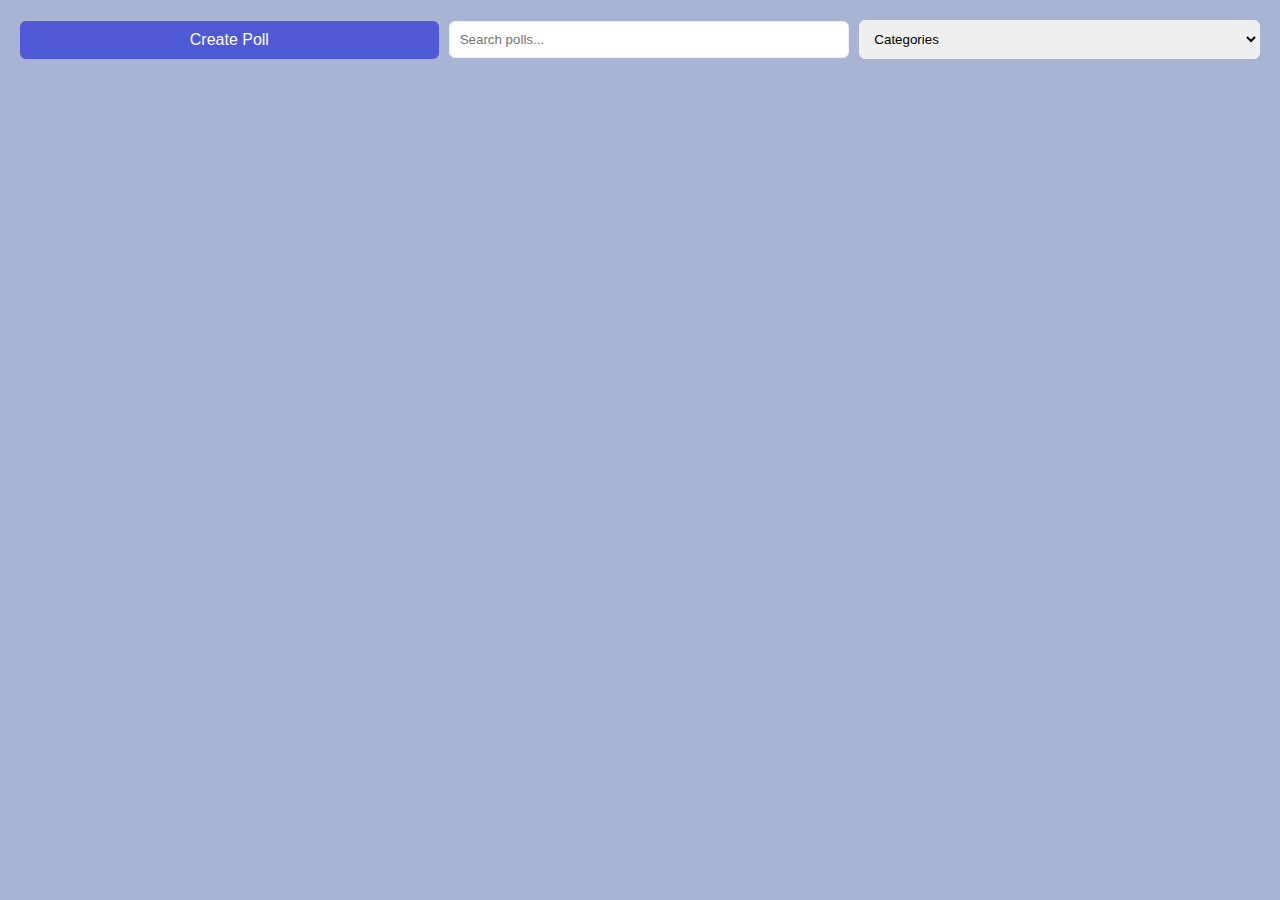
<file: index.html>
<!DOCTYPE html>
<html lang="en">
<head>
  <meta charset="UTF-8" />
  <meta name="viewport" content="width=device-width, initial-scale=1.0" />
  <title>Polling App</title>
  <link rel="stylesheet" href="style.css">
</head>
<body>
    <div class="top-bar">
      <button id="open-create" class="btn-primary">Create Poll</button>
      <input id="search" class="input" placeholder="Search polls..." />
      <select id="category" class="select">
        <option value="all">Categories</option>
        <option value="general">Neutral</option>
        <option value="tech">IT</option>
        <option value="other">Personal</option>
      </select> 
    </div>

    <div id="polls" class="poll-list"></div>
  
    <div id="modal-create" class="modal-backdrop">
      <div class="modal">
        <button class="btn-close" id="close-create">×</button>
        <h2>Create Poll</h2>
        <div class="field">
          <label>Question</label>
          <input id="poll-question" placeholder="Enter your question" class="input"/>
        </div>
        <div class="field">
          <label>Category</label>
          <select id="poll-category" class="select">
            <option value="general">Neutral</option>
            <option value="tech">IT</option>
            <option value="other">Personal</option>
          </select>
        </div>
        <div class="field options" id="option-fields">
          <div class="option-field"><input placeholder="Option 1" class="input"/></div>
          <div class="option-field"><input placeholder="Option 2" class="input"/></div>
        </div>
        <button id="add-option" class="btn-add-option">Add option</button>
        <button id="submit-poll" class="btn-submit">Create</button>
      </div>
    </div>
  
    <div id="modal-vote" class="modal-backdrop">
      <div class="modal">
        <button class="btn-close" id="close-vote">×</button>
        <h2 id="vote-title">Poll Question</h2>
        <form id="vote-form"></form>
        <button id="submit-vote" class="btn-submit">Vote</button>
      </div>
    </div>

  <script src="script.js">
  </script>
</body>
</html>
</file>
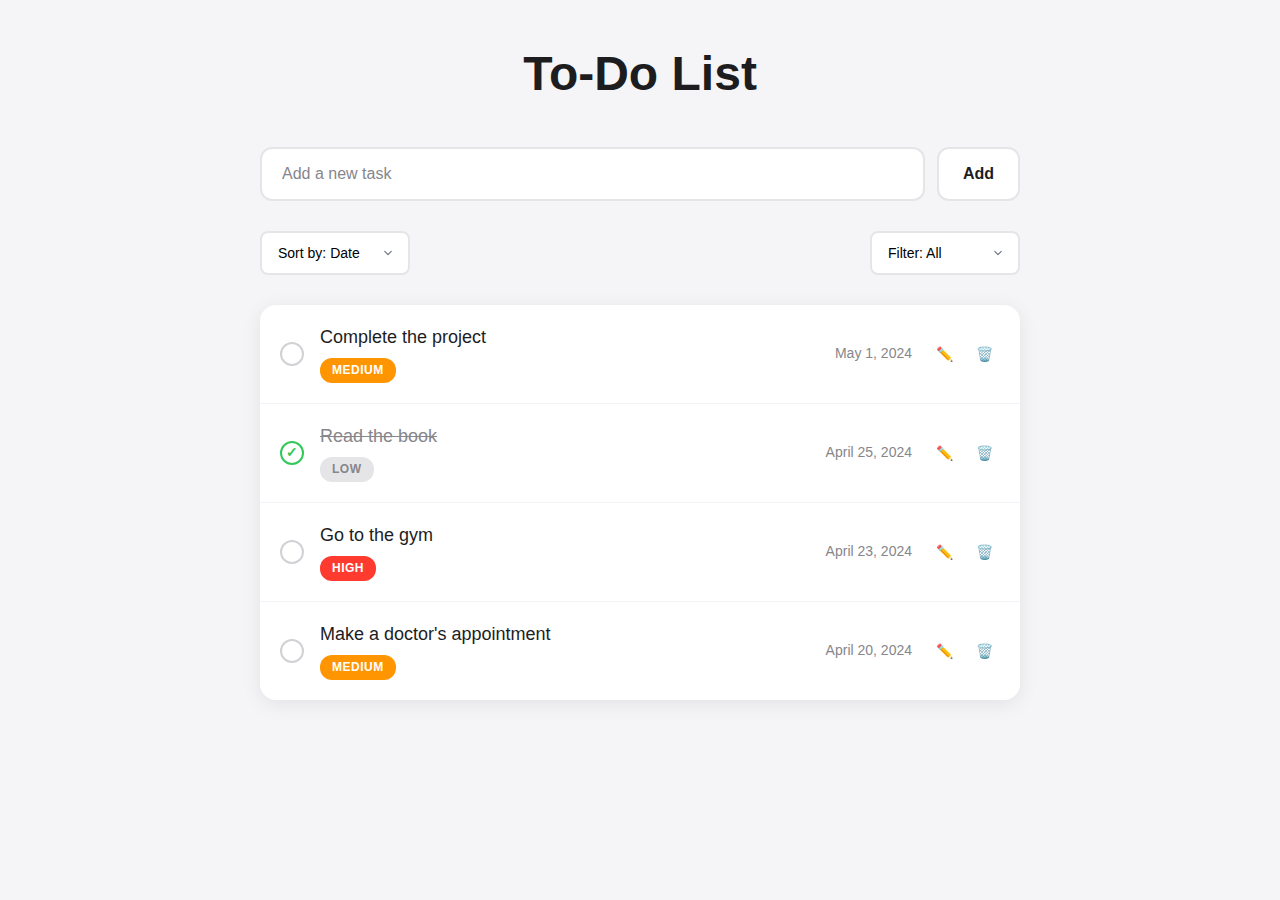
<file: src/index.html>
<!DOCTYPE html>
<html lang="uk">
<head>
    <!-- Встановлення кодування для коректного відображення української мови -->
    <meta charset="UTF-8">

    <!-- Налаштування для адаптивного дизайну на мобільних пристроях -->
    <meta name="viewport" content="width=device-width, initial-scale=1.0">

    <!-- Заголовок сторінки, який відображається у вкладці браузера -->
    <title>To-Do List</title>

    <!-- Підключення CSS файлу для стилізації -->
    <link rel="stylesheet" type="text/css" href="style.css" />
</head>
<body>
<!-- Головний контейнер всього додатку -->
<div class="container">
    <!-- Заголовок додатку -->
    <h1>To-Do List</h1>

    <!-- СЕКЦІЯ ДОДАВАННЯ НОВОГО ЗАВДАННЯ -->
    <!-- Верхня панель для швидкого додавання завдань -->
    <div class="add-task-section">
        <!-- Поле вводу для швидкого додавання завдання -->
        <input type="text"
               class="task-input"
               placeholder="Add a new task"
               id="quick-task-input">

        <!-- Кнопка відкриття детального popup для додавання завдання -->
        <!-- onclick="openPopup()" - викликає JavaScript функцію для відкриття модального вікна -->
        <button class="add-btn" onclick="openPopup()">Add</button>
    </div>

    <!-- ПАНЕЛЬ УПРАВЛІННЯ (сортування та фільтрування) -->
    <div class="controls">
        <!-- Група управління сортуванням -->
        <div class="control-group">
            <!-- Dropdown для вибору критерію сортування -->
            <select id="sort-select" class="select">
                <option value="date">Sort by: Date</option>       <!-- Сортування за датою -->
                <option value="priority">Priority</option>        <!-- За пріоритетом -->
                <option value="name">Name</option>                <!-- За назвою -->
            </select>
        </div>

        <!-- Група управління фільтруванням -->
        <div class="control-group">
            <!-- Dropdown для вибору фільтра -->
            <select id="filter-select" class="select">
                <option value="all">Filter: All</option>          <!-- Показати всі -->
                <option value="overdue">Overdue</option>          <!-- Прострочені -->
                <option value="today">Today</option>              <!-- На сьогодні -->
                <option value="upcoming">Upcoming</option>        <!-- Майбутні -->
            </select>
        </div>
    </div>

    <!-- КОНТЕЙНЕР ДЛЯ СПИСКУ ЗАВДАНЬ -->
    <div class="tasks-container">

        <!-- ПРИКЛАД ЗАВДАННЯ 1: Активне завдання середнього пріоритету -->
        <div class="task-item">
            <!-- Чекбокс для позначення завдання як виконаного -->
            <div class="task-checkbox"></div>

            <!-- Основний вміст завдання -->
            <div class="task-content">
                <!-- Назва/заголовок завдання -->
                <div class="task-title">Complete the project</div>
                <!-- Індикатор пріоритету з відповідним CSS класом -->
                <div class="task-priority priority-medium">Medium</div>
            </div>

            <!-- Метадані та дії над завданням -->
            <div class="task-meta">
                <!-- Дата виконання завдання -->
                <div class="task-date">May 1, 2024</div>
                <!-- Кнопки дій -->
                <div class="task-actions">
                    <!-- Кнопка редагування - відкриває popup в режимі редагування -->
                    <button class="action-btn edit-btn" onclick="openPopup('edit')"></button>
                    <!-- Кнопка видалення завдання -->
                    <button class="action-btn delete-btn"></button>
                </div>
            </div>
        </div>

        <!-- ПРИКЛАД ЗАВДАННЯ 2: Виконане завдання -->
        <div class="task-item">
            <!-- Чекбокс у стані "виконано" -->
            <div class="task-checkbox completed"></div>

            <div class="task-content">
                <!-- Заголовок з класом "completed" для стилізації -->
                <div class="task-title completed">Read the book</div>
                <!-- Низький пріоритет -->
                <div class="task-priority priority-low">Low</div>
            </div>

            <div class="task-meta">
                <div class="task-date">April 25, 2024</div>
                <div class="task-actions">
                    <button class="action-btn edit-btn" onclick="openPopup('edit')"></button>
                    <button class="action-btn delete-btn"></button>
                </div>
            </div>
        </div>

        <!-- ПРИКЛАД ЗАВДАННЯ 3: Високий пріоритет -->
        <div class="task-item">
            <div class="task-checkbox"></div>

            <div class="task-content">
                <div class="task-title">Go to the gym</div>
                <!-- Високий пріоритет - червоний колір -->
                <div class="task-priority priority-high">High</div>
            </div>

            <div class="task-meta">
                <div class="task-date">April 23, 2024</div>
                <div class="task-actions">
                    <button class="action-btn edit-btn" onclick="openPopup('edit')"></button>
                    <button class="action-btn delete-btn"></button>
                </div>
            </div>
        </div>

        <!-- ПРИКЛАД ЗАВДАННЯ 4: Середній пріоритет -->
        <div class="task-item">
            <div class="task-checkbox"></div>

            <div class="task-content">
                <div class="task-title">Make a doctor's appointment</div>
                <div class="task-priority priority-medium">Medium</div>
            </div>

            <div class="task-meta">
                <div class="task-date">April 20, 2024</div>
                <div class="task-actions">
                    <button class="action-btn edit-btn" onclick="openPopup('edit')"></button>
                    <button class="action-btn delete-btn"></button>
                </div>
            </div>
        </div>
    </div>
</div>

<!-- МОДАЛЬНЕ ВІКНО (POPUP) ДЛЯ ДОДАВАННЯ/РЕДАГУВАННЯ ЗАВДАНЬ -->
<!-- Overlay - затемнений фон за popup -->
<div class="popup-overlay" id="popup">
    <!-- Саме модальне вікно -->
    <div class="popup">

        <!-- Заголовок popup з кнопкою закриття -->
        <div class="popup-header">
            <!-- Заголовок форми -->
            <h2 class="popup-title">Додати завдання</h2>
            <!-- Кнопка закриття (хрестик) -->
            <button class="close-btn" onclick="closePopup()">×</button>
        </div>

        <!-- ФОРМА ДОДАВАННЯ/РЕДАГУВАННЯ ЗАВДАННЯ -->
        <form>
            <!-- ПОЛЕ НАЗВИ ЗАВДАННЯ -->
            <div class="form-group">
                <label class="form-label">Назва завдання</label>
                <!-- Текстове поле для вводу назви -->
                <input type="text"
                       class="form-input"
                       placeholder="Наприклад: Завдання 1"
                       id="task-name-input">
            </div>

            <!-- ПОЛЕ ДАТИ ВИКОНАННЯ -->
            <div class="form-group">
                <label class="form-label">Дата виконання</label>
                <!-- Поле дати з трюком: text по замовчуванню, date при фокусі -->
                <input type="text"
                       class="form-input"
                       placeholder="Оберіть дату"
                       id="task-date-input"
                       onfocus="this.type='date'"
                       onblur="if(!this.value) this.type='text'">
            </div>

            <!-- ВИБІР ПРІОРИТЕТУ -->
            <div class="form-group">
                <label class="form-label">Пріоритет</label>

                <!-- Група radio кнопок для вибору пріоритету -->
                <div class="priority-options">
                    <!-- Високий пріоритет -->
                    <div class="priority-option">
                        <div class="priority-radio" id="priority-high"></div>
                        <span class="priority-label">Високий</span>
                    </div>

                    <!-- Середній пріоритет (обраний за замовчуванням) -->
                    <div class="priority-option">
                        <div class="priority-radio selected" id="priority-medium"></div>
                        <span class="priority-label">Середній</span>
                    </div>

                    <!-- Низький пріоритет -->
                    <div class="priority-option">
                        <div class="priority-radio" id="priority-low"></div>
                        <span class="priority-label">Низький</span>
                    </div>
                </div>
            </div>

            <!-- КНОПКИ ДІЙ POPUP -->
            <div class="popup-actions">
                <!-- Кнопка скасування - закриває popup без збереження -->
                <button type="button" class="btn btn-secondary" onclick="closePopup()">Скасувати</button>

                <!-- Кнопка збереження - викликає функцію saveTask() -->
                <button type="button" class="btn btn-primary" onclick="saveTask()">Додати завдання</button>
            </div>
        </form>
    </div>
</div>

<script src="main.js"></script>
</body>
</html>
</file>
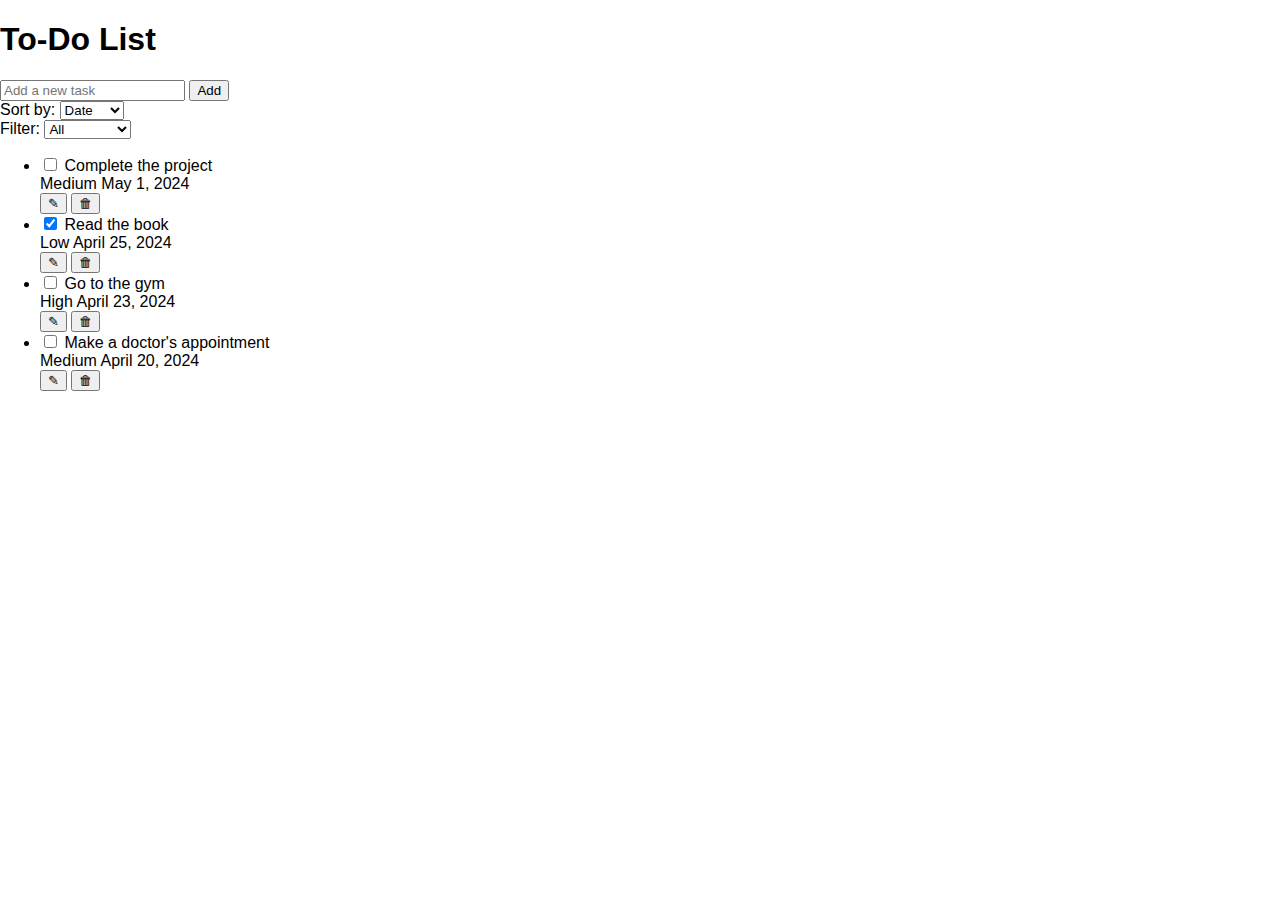
<file: style/index.html>
<!DOCTYPE html>
<html lang="uk">
<head>
    <meta charset="UTF-8">
    <meta name="viewport" content="width=device-width, initial-scale=1.0">
    <title>To-Do List</title>
    <link rel="stylesheet" href="style.css">
</head>
<body>

    <div class="app-container">
        <header>
            <h1>To-Do List</h1>
        </header>

        <div class="controls-container">
            <div class="add-task-form">
                <input type="text" id="newTaskInput" placeholder="Add a new task">
                <button class="add-btn">Add</button>
            </div>
            <div class="filter-sort-controls">
                <div class="select-wrapper">
                    <label for="sortBy">Sort by:</label>
                    <select id="sortBy">
                        <option value="date">Date</option>
                        <option value="priority">Priority</option>
                    </select>
                </div>
                <div class="select-wrapper">
                    <label for="filterBy">Filter:</label>
                    <select id="filterBy">
                        <option value="all">All</option>
                        <option value="completed">Completed</option>
                        <option value="pending">Pending</option>
                    </select>
                </div>
            </div>
        </div>

        <ul class="task-list">
            <li class="task-item">
                <div class="task-content">
                    <input type="checkbox" id="task1">
                    <label for="task1">Complete the project</label>
                </div>
                <div class="task-details">
                    <span class="priority medium">Medium</span>
                    <span class="due-date">May 1, 2024</span>
                    <div class="task-actions">
                        <button class="icon-btn edit-btn">✎</button>
                        <button class="icon-btn delete-btn">🗑</button>
                    </div>
                </div>
            </li>
            <li class="task-item completed">
                <div class="task-content">
                    <input type="checkbox" id="task2" checked>
                    <label for="task2">Read the book</label>
                </div>
                <div class="task-details">
                    <span class="priority low">Low</span>
                    <span class="due-date">April 25, 2024</span>
                    <div class="task-actions">
                         <button class="icon-btn edit-btn">✎</button>
                        <button class="icon-btn delete-btn">🗑</button>
                    </div>
                </div>
            </li>
            <li class="task-item">
                <div class="task-content">
                    <input type="checkbox" id="task3">
                    <label for="task3">Go to the gym</label>
                </div>
                <div class="task-details">
                    <span class="priority high">High</span>
                    <span class="due-date">April 23, 2024</span>
                     <div class="task-actions">
                         <button class="icon-btn edit-btn">✎</button>
                        <button class="icon-btn delete-btn">🗑</button>
                    </div>
                </div>
            </li>
            <li class="task-item">
                <div class="task-content">
                    <input type="checkbox" id="task4">
                    <label for="task4">Make a doctor's appointment</label>
                </div>
                <div class="task-details">
                    <span class="priority medium">Medium</span>
                    <span class="due-date">April 20, 2024</span>
                     <div class="task-actions">
                         <button class="icon-btn edit-btn">✎</button>
                        <button class="icon-btn delete-btn">🗑</button>
                    </div>
                </div>
            </li>
        </ul>
    </div>

    <div id="task-modal" class="modal-overlay" style="display: none;"> <div class="modal-content">
            <form id="task-form">
                <h2 id="modal-title">Add Task</h2>
                <div class="form-group">
                    <label for="task-title-input">Task</label>
                    <input type="text" id="task-title-input" placeholder="e.g., Read a book" required>
                </div>
                 <div class="form-group">
                    <label for="task-date-input">Due Date</label>
                    <input type="date" id="task-date-input" required>
                </div>
                <div class="form-group">
                    <label for="task-priority-select">Priority</label>
                    <select id="task-priority-select">
                        <option value="high">High</option>
                        <option value="medium" selected>Medium</option>
                        <option value="low">Low</option>
                    </select>
                </div>
                <div class="form-actions">
                    <button type="button" class="cancel-btn">Cancel</button>
                    <button type="submit" class="save-btn">Save Task</button>
                </div>
            </form>
        </div>
    </div>
    
</body>
</html>
</file>
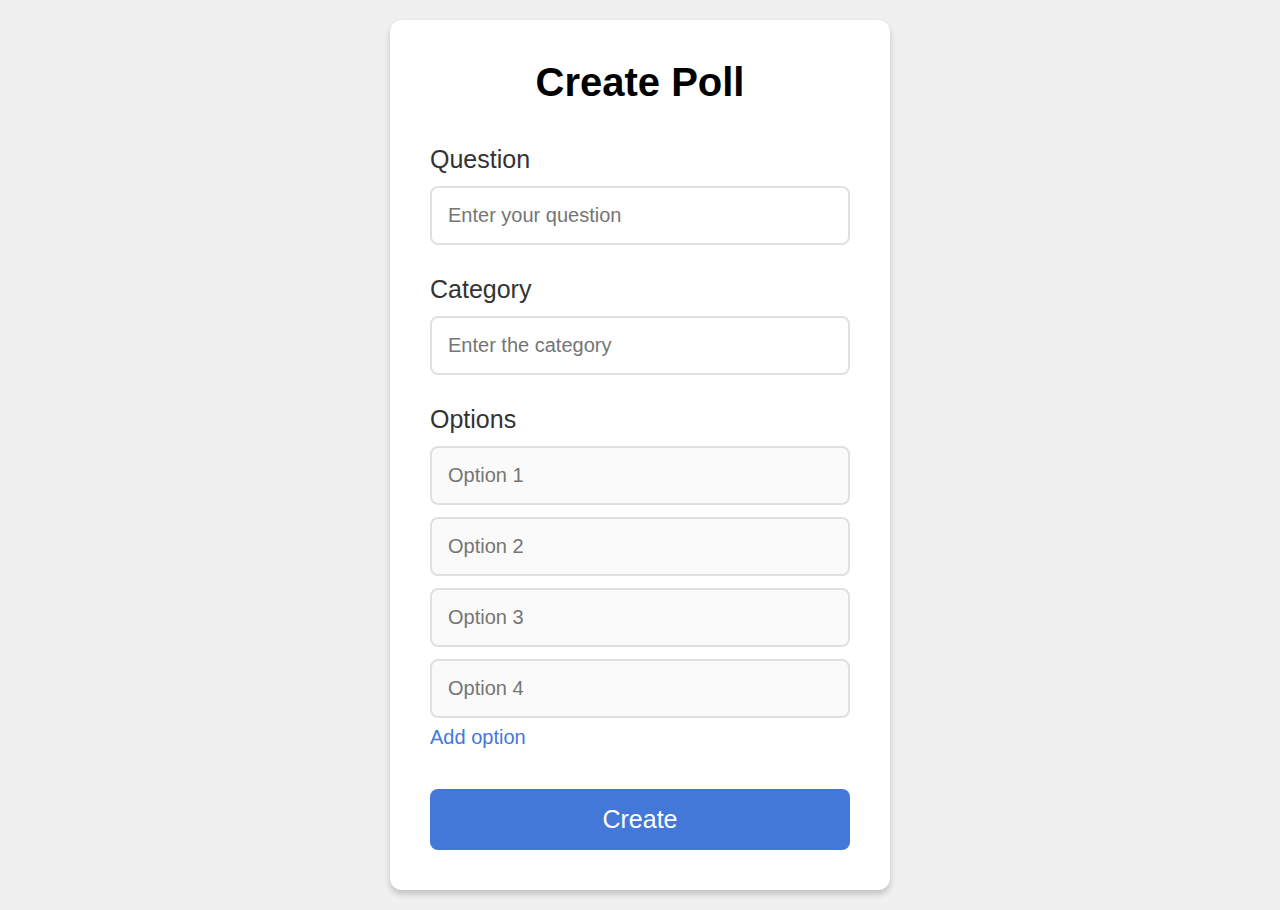
<file: create_new_poll.html>
<!DOCTYPE html>
<html lang="en">
<head>
  <meta charset="UTF-8">
  <meta name="viewport" content="width=device-width, initial-scale=1.0">
  <title>Create new poll</title>
  <link rel="stylesheet" href="./style/style2.css">
  <script src="./src/main.js" defer></script>
</head>
<body>
<div class="container">
  <h1>Create Poll</h1>

  <form action="#" method="post">
    <div class="form-group">
      <label for="question">Question</label>
      <input type="text" id="question" name="question" placeholder="Enter your question" required>
    </div>

    <div class="form-group">
      <label for="category">Category</label>
      <input type="text" id="category" name="category" placeholder="Enter the category" required>
    </div>

    <div class="form-group">
      <label>Options</label>
      <div class="options-container">
        <input type="text" class="option-input" name="option1" placeholder="Option 1" required>
        <input type="text" class="option-input" name="option2" placeholder="Option 2" required>
        <input type="text" class="option-input" name="option3" placeholder="Option 3">
        <input type="text" class="option-input" name="option4" placeholder="Option 4">
      </div>
      <a href="#" class="add-option">Add option</a>
    </div>

    <button type="submit" class="create-btn">Create</button>
  </form>
</div>
</body>
</html>
</file>
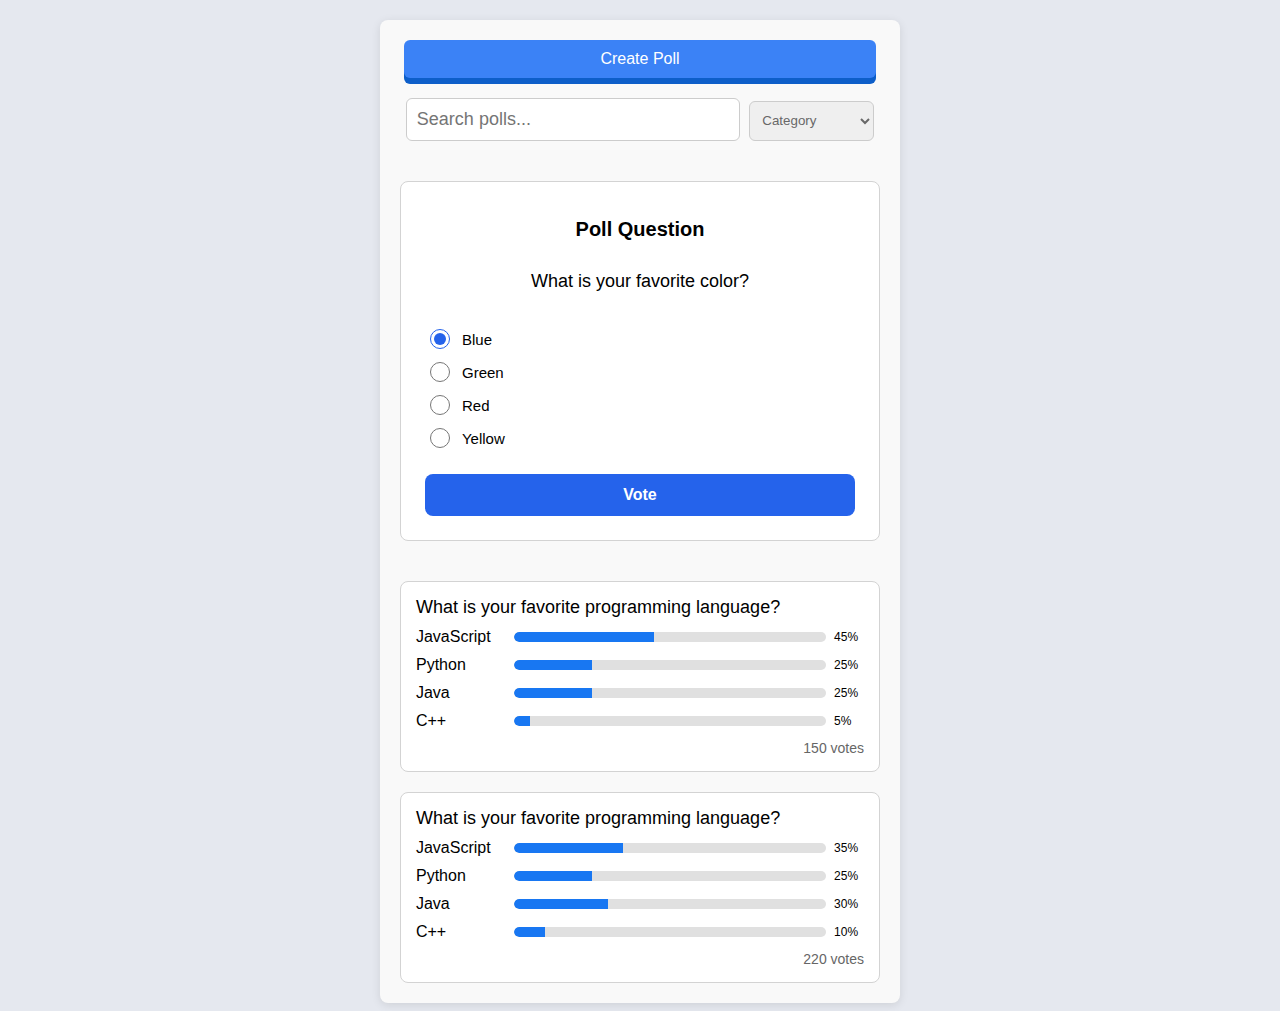
<file: index_lab4.html>
<!DOCTYPE html>
<html lang="en">
<head>
    <meta charset="UTF-8">
    <meta name="viewport" content="width=device-width, initial-scale=1.0">
    <title>Polls</title>
    <link rel="stylesheet" href="style_lab4.css">
</head>
<body>
    <div class="container">
        <input type="checkbox" id="poll-toggle" hidden>
        <label for="poll-toggle" class="create-btn">Create Poll</label>

        <input type="text" placeholder="Search polls..." class="search-input">
        <select class="category-select">
            <option>Category</option>
        </select>

        <div class="vote-container">
            <div class="vote-box">
                <label class="poll-question">Poll Question</label>
                <p class="question">What is your favorite color?</p>
                <form>
                    <label class="option">
                        <input type="radio" name="color" class="vote-option-radio" checked>
                        <label class="vote-option">Blue</label>
                    </label>
                    <label class="option">
                        <input type="radio" name="color" class="vote-option-radio">
                        <label class="vote-option">Green</label>
                    </label>
                    <label class="option">
                        <input type="radio" name="color" class="vote-option-radio">
                        <label class="vote-option">Red</label>
                    </label>
                    <label class="option">
                        <input type="radio" name="color" class="vote-option-radio">
                        <label class="vote-option">Yellow</label>
                    </label>
                    <button type="submit" class="vote-btn">Vote</button>
                </form>
            </div>
        </div>

        <div class="poll">
            <label class="poll-result-question">What is your favorite programming language?</label>

            <div class="option">
                <span class="answer-option">JavaScript</span>
                <div class="bar-container">
                    <div class="bar" style="width: 45%"></div>
                </div>
                <span class="percent">45%</span>
            </div>

            <div class="option">
                <span class="answer-option">Python</span>
                <div class="bar-container">
                <div class="bar" style="width: 25%"></div>
                </div>
                <span class="percent">25%</span>
            </div>

            <div class="option">
                <span class="answer-option">Java</span>
                <div class="bar-container">
                <div class="bar" style="width: 25%"></div>
                </div>
                <span class="percent">25%</span>
            </div>

            <div class="option">
                <span class="answer-option">C++</span>
                <div class="bar-container">
                <div class="bar" style="width: 5%"></div>
                </div>
                <span class="percent">5%</span>
            </div>

            <div class="votes">150 votes</div>
        </div>


        <div class="poll">
            <hlabel class="poll-result-question">What is your favorite programming language?</label>

            <div class="option">
                <span class="answer-option">JavaScript</span>
                <div class="bar-container">
                    <div class="bar" style="width: 35%"></div>
                </div>
                <span class="percent">35%</span>
            </div>

            <div class="option">
                <span class="answer-option">Python</span>
                <div class="bar-container">
                <div class="bar" style="width: 25%"></div>
                </div>
                <span class="percent">25%</span>
            </div>

            <div class="option">
                <span class="answer-option">Java</span>
                <div class="bar-container">
                <div class="bar" style="width: 30%"></div>
                </div>
                <span class="percent">30%</span>
            </div>

            <div class="option">
                <span class="answer-option">C++</span>
                <div class="bar-container">
                <div class="bar" style="width: 10%"></div>
                </div>
                <span class="percent">10%</span>
            </div>

            <div class="votes">220 votes</div>
        </div>

        <div class="poll-container">
            <div class="poll-form">

                <label class="create-poll-lbl">Create Poll</label>

                <label class="create-question">Question</label>

                <input type="text" placeholder="Enter your question" class="question-input">

                <label class="options">Options</label>
                <input type="text" placeholder="Option 1" class="option-input">
                <input type="text" placeholder="Option 2" class="option-input">
                <input type="text" placeholder="Option 3" class="option-input">
                <input type="text" placeholder="Option 4" class="option-input">

                <a href="#" class="add-option-link">Add option</a>
                <button class="create-form-btn">Create</button>
                <label for="poll-toggle" class="close-btn">Close</label>
            </div>
        </div>

    </div>
</body>
</html>
</file>
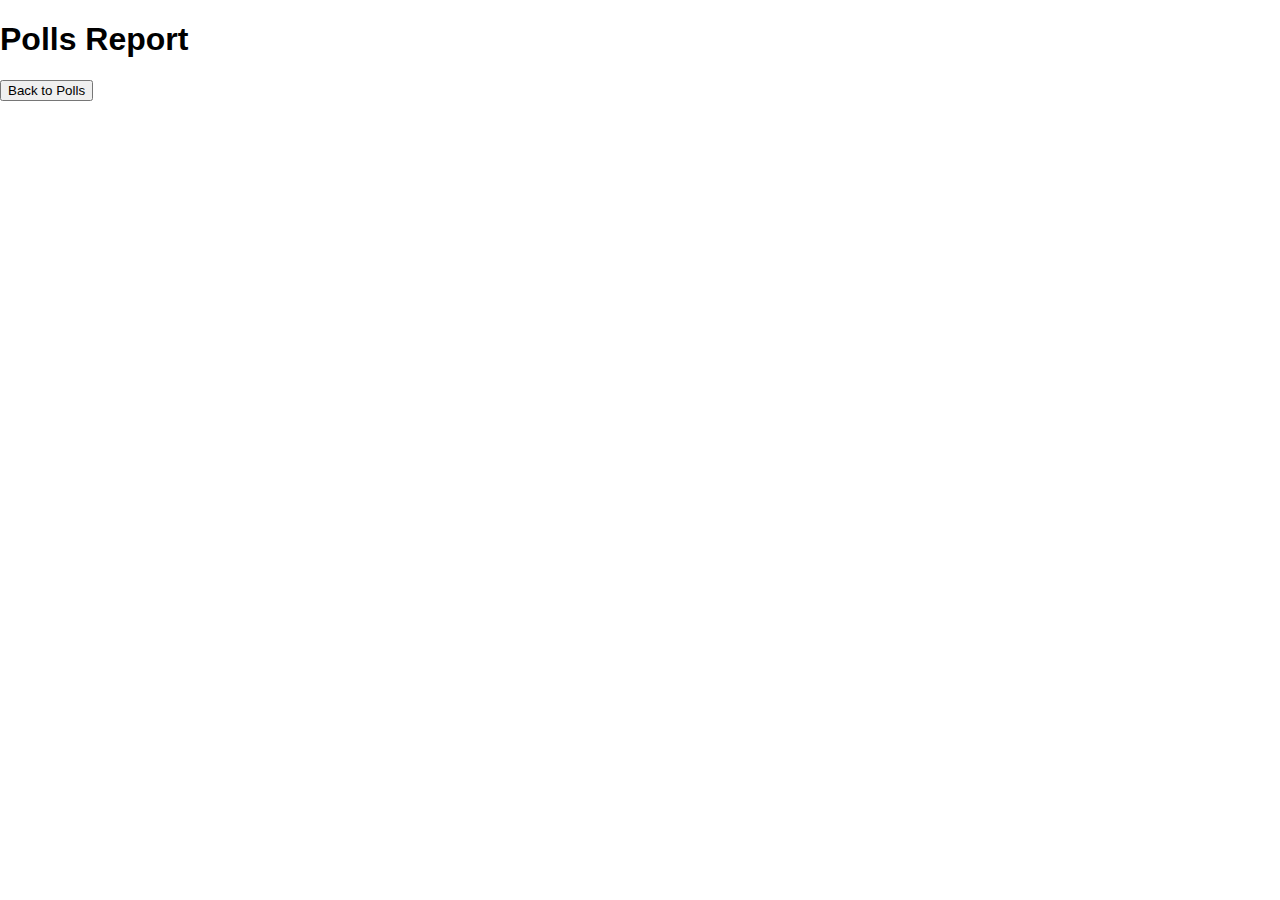
<file: report.html>
<!DOCTYPE html>
<html lang="en">
<head>
    <meta charset="UTF-8">
    <meta name="viewport" content="width=device-width, initial-scale=1.0">
    <title>Polls Report</title>
    <link href="https://cdn.webdatarocks.com/latest/webdatarocks.min.css" rel="stylesheet"/>
    <link rel="stylesheet" href="./style/style.css">
    <link rel="stylesheet" type="text/css"
          href="https://cdn.webdatarocks.com/latest/theme/stripedblue/webdatarocks.css" />
</head>
<body>
<div class="container">
    <header>
        <h1>Polls Report</h1>
        <button class="back-to-home-btn" onclick="location.href='index.html'">Back to Polls</button>
    </header>

    <div id="wdr-component"></div>
</div>

<script src="https://cdn.webdatarocks.com/latest/webdatarocks.toolbar.min.js"></script>
<script src="https://cdn.webdatarocks.com/latest/webdatarocks.js"></script>

<script src="./src/main.js"></script>
<script src="./src/report.js" defer></script>

</body>
</html>
</file>
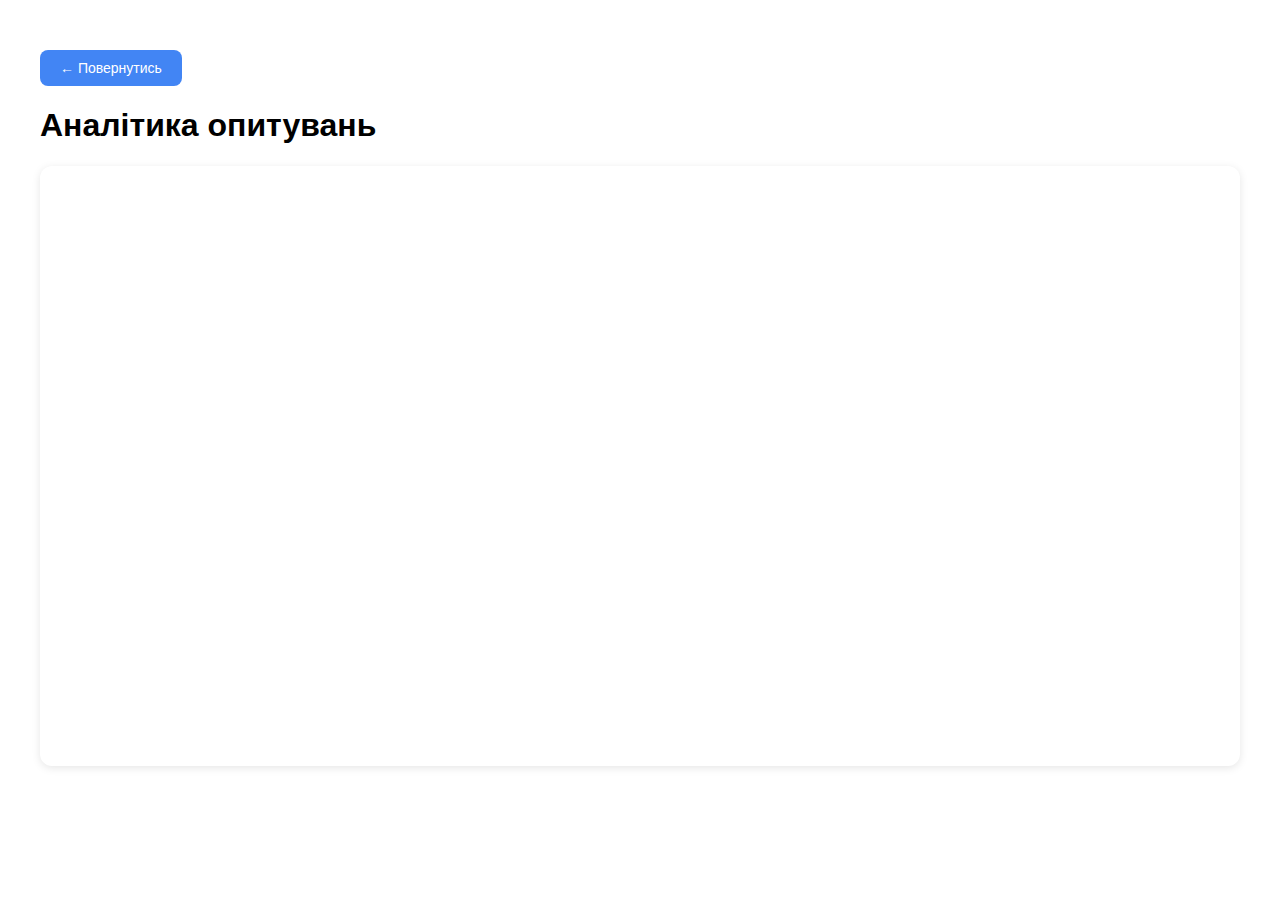
<file: reports.html>
<!DOCTYPE html>
<html lang="uk">
<head>
    <meta charset="UTF-8">
    <meta name="viewport" content="width=device-width, initial-scale=1.0">
    <title>Звіти по опитуванням</title>

    <script src="https://cdn.webdatarocks.com/latest/webdatarocks.js"></script>
    <link href="https://cdn.webdatarocks.com/latest/webdatarocks.min.css" rel="stylesheet">

    <link rel="stylesheet" href="style/style.css">
    <link rel="stylesheet" href="style/reports.css">
</head>
<body>
    <div class="reports-container">
        <button class="back-btn" onclick="location.href='index.html'">← Повернутись</button>
        <h1>Аналітика опитувань</h1>
        <div id="pivot-container"></div>
    </div>

    <script src="src/reports.js"></script>
</body>
</html>
</file>
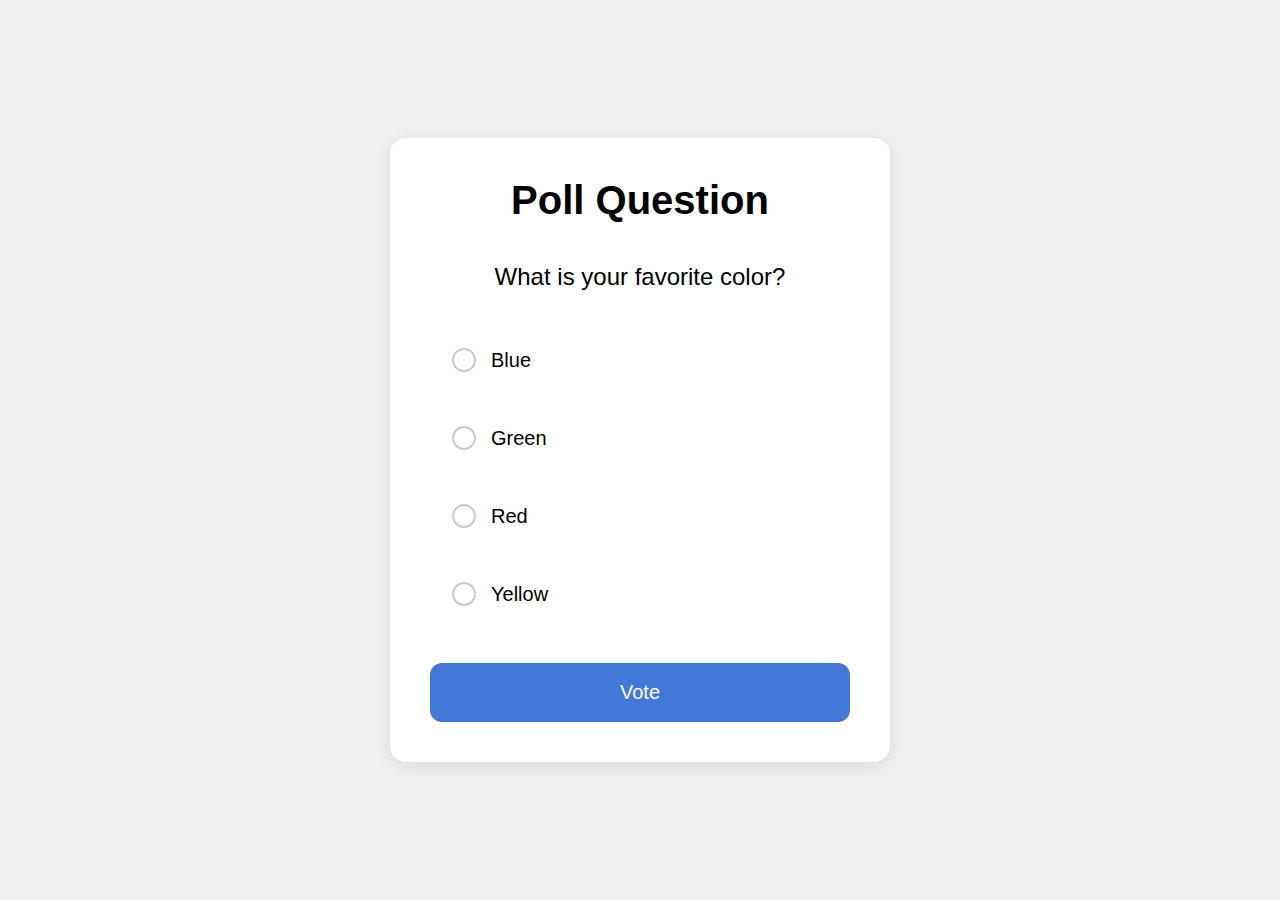
<file: vote.html>
<!DOCTYPE html>
<html lang="en">
<head>
  <meta charset="UTF-8">
  <meta name="viewport" content="width=device-width, initial-scale=1.0">
  <title>Vote</title>
  <link rel="stylesheet" href="./style/style3.css">
  <script src="./src/main.js" defer></script>
</head>
<body>
<div class="poll-container">
  <form id="poll-form" method="post" action="#results">
    <h1>Poll Question</h1>
    <div class="question">What is your favorite color?</div>

    <div class="options">
      <div class="option">
        <input type="radio" id="blue" name="color" value="blue" required>
        <label for="blue">
          <div class="radio-button"></div>
          Blue
        </label>
      </div>

      <div class="option">
        <input type="radio" id="green" name="color" value="green">
        <label for="green">
          <div class="radio-button"></div>
          Green
        </label>
      </div>

      <div class="option">
        <input type="radio" id="red" name="color" value="red">
        <label for="red">
          <div class="radio-button"></div>
          Red
        </label>
      </div>

      <div class="option">
        <input type="radio" id="yellow" name="color" value="yellow">
        <label for="yellow">
          <div class="radio-button"></div>
          Yellow
        </label>
      </div>
    </div>

    <button type="submit" class="vote-button">Vote</button>
  </form>

</div>
</body>
</html>
</file>
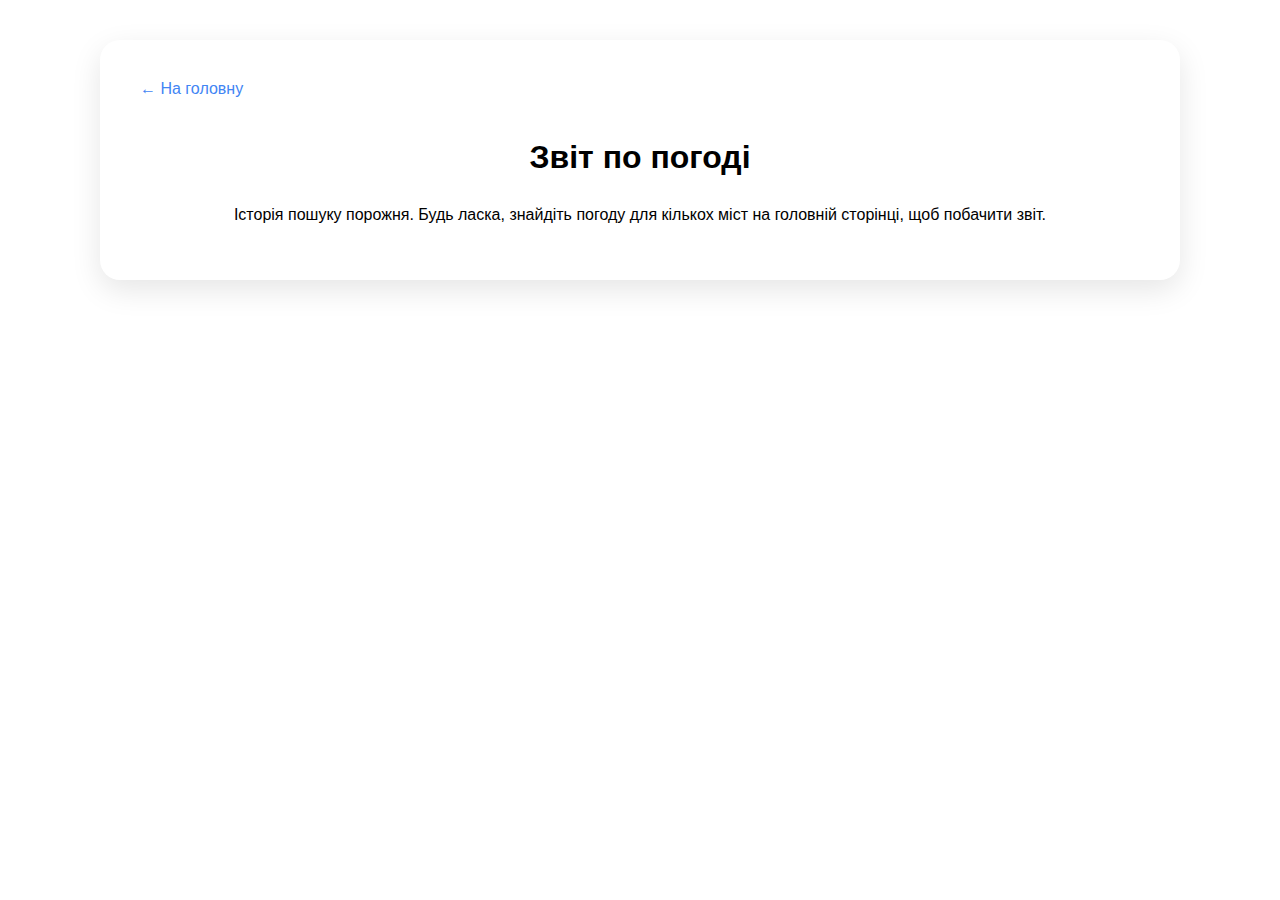
<file: weather-report.html>
<!DOCTYPE html>
<html lang="uk">
<head>
    <meta charset="UTF-8">
    <meta name="viewport" content="width=device-width, initial-scale=1.0">
    <title>Звіт по погоді</title>
    <link rel="stylesheet" href="style/style.css">
    <link rel="stylesheet" href="style/popup.css">
    <link href="https://cdn.webdatarocks.com/latest/webdatarocks.min.css" rel="stylesheet" />
    <style>
        .report-container { max-width: 1000px; margin: 40px auto; background: white; border-radius: 20px; padding: 40px; box-shadow: 0 10px 30px rgba(0,0,0,0.1); }
        .back-link { display: inline-block; margin-bottom: 20px; color: #4285f4; text-decoration: none; font-weight: 500; }
        .back-link:hover { text-decoration: underline; }
    </style>
</head>
<body>
<div class="report-container">
    <a href="index.html" class="back-link">&larr; На головну</a>
    <h1 style="text-align:center; margin-bottom:30px;">Звіт по погоді</h1>
    <div id="wdr-component"></div>
</div>
<script src="https://cdn.webdatarocks.com/latest/webdatarocks.toolbar.min.js"></script>
<script src="https://cdn.webdatarocks.com/latest/webdatarocks.js"></script>
<script>
    document.addEventListener('DOMContentLoaded', function() {
        const weatherData = JSON.parse(localStorage.getItem('weatherHistory')) || [];
        const reportContainer = document.getElementById('wdr-component');

        if (weatherData.length === 0) {
            reportContainer.innerHTML = '<p style="text-align:center;">Історія пошуку порожня. Будь ласка, знайдіть погоду для кількох міст на головній сторінці, щоб побачити звіт.</p>';
            return;
        }

        new WebDataRocks({
            container: "#wdr-component",
            toolbar: true,
            height: 500,
            report: {
                dataSource: {
                    data: weatherData
                },
                slice: {
                    rows: [{ uniqueName: "Місто" }],
                    columns: [{ uniqueName: "Measures" }],
                    measures: [
                        { uniqueName: "Температура", aggregation: "average" },
                        { uniqueName: "Вітер (km/h)", aggregation: "average" },
                        { uniqueName: "Вологість (%)", aggregation: "average" },
                        { uniqueName: "Тиск (mb)", aggregation: "average" },
                    ]
                }
            }
        });
    });
</script>
</body>
</html>
</file>
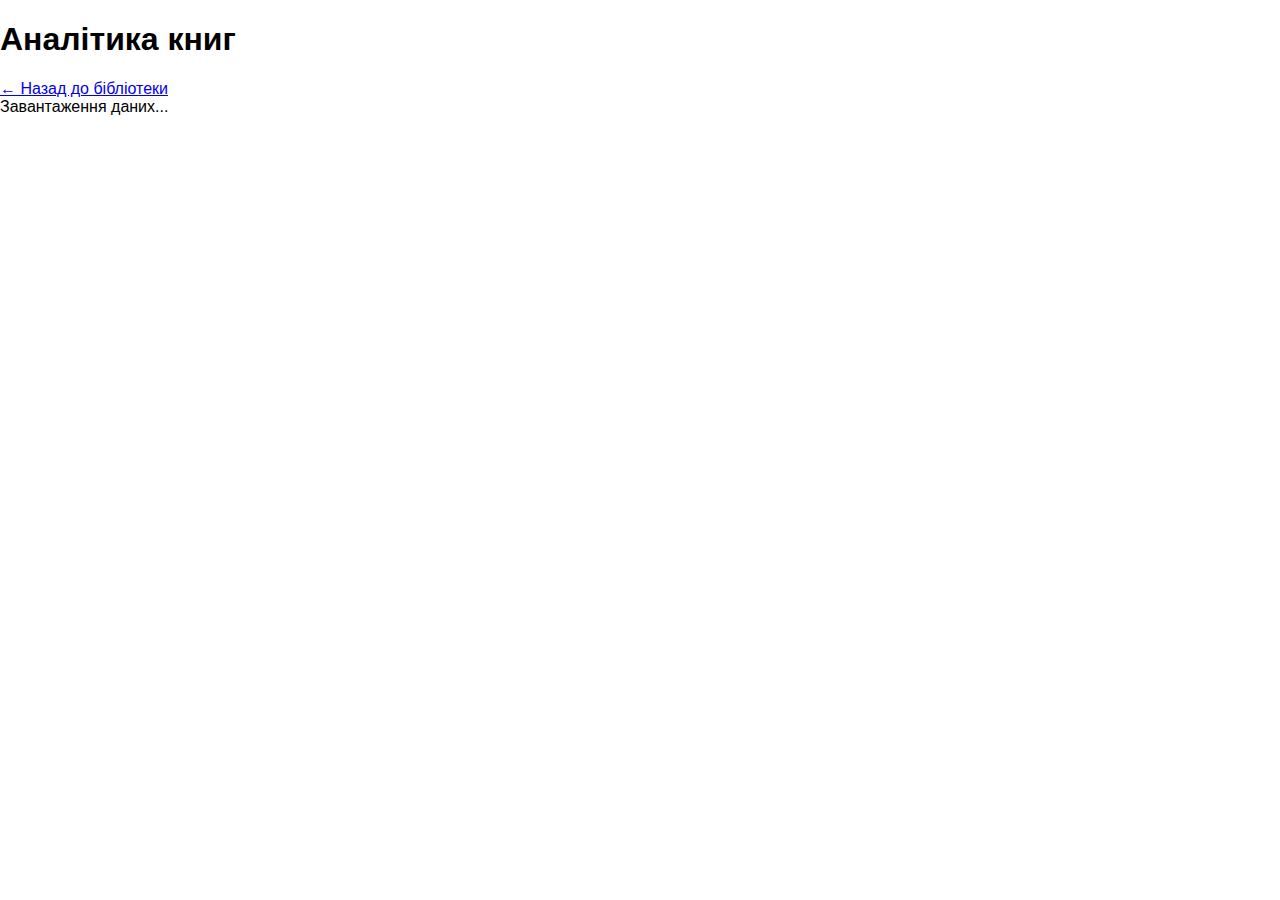
<file: src/report.html>
<!DOCTYPE html>
<html lang="uk">
<head>
  <meta charset="UTF-8" />
  <title>Аналітика книг</title>
  <link rel="stylesheet" href="../style/style.css">
  <link href="https://cdn.webdatarocks.com/latest/webdatarocks.min.css" rel="stylesheet"/>
</head>
<body>
  <header class="analytics-header">
    <h1>Аналітика книг</h1>
    <a href="index.html" class="back-btn">← Назад до бібліотеки</a>
  </header>
  
  <main class="container">
    <div id="wdr-component"></div>
    <div id="loading-message">Завантаження даних...</div>
  </main>

  <script src="https://cdn.webdatarocks.com/latest/webdatarocks.toolbar.min.js"></script>
  <script src="https://cdn.webdatarocks.com/latest/webdatarocks.js"></script>
  <script src="report.js"></script>
</body>
</html>
</file>
<file: style.css>
* {
    box-sizing: border-box;
    margin: 0;
    padding: 0;
}

body {
    font-family: Arial, sans-serif;
    background: #a7b4d3;
    padding: 20px;
}

button {
    cursor: pointer;
}

.top-bar {
    display: flex;
    flex-wrap: wrap;
    gap: 10px;
    align-items: center;
    margin-bottom: 20px;
}

.top-bar > * {
    flex: 1;
    min-width: 150px;
}

.btn-primary {
    background: #5059d5;
    color: #fff;
    border: none;
    padding: 10px 20px;
    border-radius: 6px;
    font-size: 16px;
}
.btn-primary:hover, .btn-add-option:hover, .btn-submit:hover, .btn-vote:hover, .select:hover, .input:hover, #vote-form input[type="radio"]:hover{
    transform: scale(0.97);
    transition: 0.2s ease;
}
.btn-primary:hover, .btn-add-option:hover, .btn-submit:hover, .btn-vote:hover{
    opacity: 0.3;
}

.input,
.select {
    padding: 10px;
    width: 100%;
    border: 1px solid #f0f0f4;
    border-radius: 6px;
}

.poll-list {
    display: grid;
    gap: 20px;
    grid-template-columns: repeat(auto-fill, minmax(300px, 1fr));
}


.poll-card {
    background: #f0f0f4;
    border-radius: 8px;
    padding: 20px;
    max-width: 320px;
    box-shadow: 0 2px 5px rgba(0, 0, 0, 0.1);
    display: flex;
    flex-direction: column;
}

.poll-title {
    font-size: 18px;
    margin-bottom: 15px;
}

.option {
    display: flex;
    align-items: center;
    gap: 10px;
    margin-bottom: 10px;
}

.bar-container {
    background: #ccc;
    flex: 1;
    height: 8px;
    border-radius: 4px;
    overflow: hidden;
}

.bar {
    background: #5059d5;
    height: 100%;
    width: 0%;
}

.option-percent {
    width: 40px;
    text-align: right;
}

.poll-footer {
    margin-top: auto;
    display: flex;
    justify-content: space-between;
    align-items: center;
}

.btn-vote {
    background: #42b72a;
    color: #fff;
    border: none;
    padding: 8px 16px;
    border-radius: 6px;
}

#vote-form {
    display: flex;
    flex-direction: column;
    margin-bottom: 10px;
}

#vote-form label {
    display: flex;
}

#vote-form input[type="radio"] {
    margin: 0;
    width: 20px;
    margin-right: 8px;
    accent-color: #5059d5;
}

.modal-backdrop {
    position: fixed;
    inset: 0;
    background: rgba(0, 0, 0, 0.4);
    display: none;
    justify-content: center;
    align-items: center;
}

.modal {
    background: #fff;
    padding: 20px;
    border-radius: 8px;
    width: 90%;
    max-width: 400px;
    position: relative;
}

.modal h2 {
    margin-bottom: 15px;
    font-size: 20px;
}

.field {
    margin-bottom: 10px;
}

label {
    display: block;
    margin-bottom: 5px;
}

input {
    width: 100%;
    padding: 8px;
    border: 1px solid #f0f0f4;
    border-radius: 4px;
}

.options {
    max-height: 200px;
    overflow-y: auto;
    margin-bottom: 10px;
}

.option-field {
    display: flex;
    gap: 5px;
    margin-bottom: 5px;
}

.btn-add-option {
    background: none;
    border: none;
    color: #5059d5;
    font-size: 14px;
}

.btn-submit {
    background: #5059d5;
    color: #fff;
    border: none;
    padding: 10px;
    width: 100%;
    border-radius: 6px;
    font-size: 16px;
}

.btn-close {
    background: none;
    border: none;
    font-size: 18px;
    position: absolute;
    top: 10px;
    right: 15px;
}
</file>
<file: src/style.css>
/* ===== ГЛОБАЛЬНІ СТИЛІ ===== */
/* Скидання стандартних стилів браузера для всіх елементів */
* {
    margin: 0;           /* Прибираємо зовнішні відступи */
    padding: 0;          /* Прибираємо внутрішні відступи */
    box-sizing: border-box; /* Включаємо padding і border у загальну ширину/висоту елемента */
}

/* Базові стилі для всієї сторінки */
body {
    font-family: -apple-system, BlinkMacSystemFont, 'Segoe UI', Roboto, sans-serif;
    background-color: #f5f5f7;  /* Світло-сірий фон сторінки */
    color: #1d1d1f;             /* Темно-сірий колір тексту */
    line-height: 1.4;           /* Міжрядковий інтервал для кращої читабельності */
}

/* ===== ОСНОВНИЙ КОНТЕЙНЕР ===== */
/* Головний контейнер всього додатку */
.container {
    max-width: 800px;    /* Максимальна ширина - обмежуємо на великих екранах */
    margin: 0 auto;      /* Центруємо по горизонталі */
    padding: 40px 20px;  /* Внутрішні відступи: 40px зверху/знизу, 20px з боків */
}

/* ===== ЗАГОЛОВОК ДОДАТКУ ===== */
/* Головний заголовок "To-Do List" */
h1 {
    text-align: center;  /* Центруємо текст */
    font-size: 3rem;     /* Великий розмір шрифту (48px) */
    font-weight: 700;    /* Жирний шрифт */
    margin-bottom: 40px; /* Відступ знизу */
    color: #1d1d1f;      /* Темно-сірий колір */
}

/* ===== СЕКЦІЯ ШВИДКОГО ДОДАВАННЯ ЗАВДАНЬ ===== */
/* Контейнер для поля вводу та кнопки "Add" */
.add-task-section {
    display: flex;       /* Flexbox для розташування елементів в ряд */
    gap: 12px;          /* Проміжок між полем вводу та кнопкою */
    margin-bottom: 30px; /* Відступ знизу від наступної секції */
}

/* Поле швидкого вводу завдання */
.task-input {
    flex: 1;                    /* Займає всю доступну ширину */
    padding: 16px 20px;         /* Внутрішні відступи для зручності */
    border: 2px solid #e5e5e7;  /* Сіра рамка */
    border-radius: 12px;        /* Закруглені кути */
    font-size: 16px;            /* Розмір шрифту */
    background: white;          /* Білий фон */
    outline: none;              /* Прибираємо стандартний outline при фокусі */
    transition: border-color 0.2s ease; /* Плавна анімація зміни кольору рамки */
}

/* Стиль поля вводу при отриманні фокусу */
.task-input:focus {
    border-color: #007aff;      /* Синя рамка при фокусі */
}

/* Стиль placeholder тексту */
.task-input::placeholder {
    color: #86868b;             /* Сірий колір для підказки */
}

/* Кнопка "Add" для швидкого додавання */
.add-btn {
    padding: 16px 24px;         /* Внутрішні відступи */
    background: white;          /* Білий фон */
    color: #1d1d1f;            /* Темний текст */
    border: 2px solid #e5e5e7;  /* Сіра рамка */
    border-radius: 12px;        /* Закруглені кути */
    font-size: 16px;            /* Розмір шрифту */
    font-weight: 600;           /* Напівжирний шрифт */
    cursor: pointer;            /* Курсор-рука при наведенні */
    transition: all 0.2s ease;  /* Плавна анімація всіх змін */
    white-space: nowrap;        /* Запобігаємо переносу тексту */
}

/* Ефект наведення на кнопку "Add" */
.add-btn:hover {
    border-color: #007aff;      /* Синя рамка */
    background: #f9f9fb;        /* Світло-сірий фон */
}

/* ===== ПАНЕЛЬ УПРАВЛІННЯ (СОРТУВАННЯ/ФІЛЬТРУВАННЯ) ===== */
/* Контейнер для dropdown-ів сортування та фільтрування */
.controls {
    display: flex;              /* Flexbox для горизонтального розташування */
    justify-content: space-between; /* Розташовуємо елементи по краях */
    margin-bottom: 30px;        /* Відступ знизу */
    gap: 20px;                 /* Проміжок між елементами */
}

/* Група управління (обгортка для кожного dropdown) */
.control-group {
    display: flex;              /* Flexbox для вирівнювання */
    align-items: center;        /* Вертикальне центрування */
}

/* Приховуємо label-и (якщо є) */
.control-group label {
    display: none;
}

/* Стилі для dropdown селектів */
.select {
    padding: 12px 16px;         /* Внутрішні відступи */
    border: 2px solid #e5e5e7;  /* Сіра рамка */
    border-radius: 8px;         /* Закруглені кути (менше ніж у інших елементів) */
    background: white;          /* Білий фон */
    font-size: 14px;            /* Розмір шрифту */
    cursor: pointer;            /* Курсор-рука */
    min-width: 150px;           /* Мінімальна ширина */
    appearance: none;           /* Прибираємо стандартний вигляд браузера */

    /* Кастомна стрілка dropdown через SVG */
    background-image: url("data:image/svg+xml,%3csvg xmlns='http://www.w3.org/2000/svg' fill='none' viewBox='0 0 20 20'%3e%3cpath stroke='%236b7280' stroke-linecap='round' stroke-linejoin='round' stroke-width='1.5' d='m6 8 4 4 4-4'/%3e%3c/svg%3e");
    background-position: right 12px center; /* Позиція стрілки */
    background-repeat: no-repeat;           /* Без повторення */
    background-size: 16px;                  /* Розмір стрілки */
    padding-right: 40px;                    /* Додатковий відступ справа для стрілки */
}

/* Стиль dropdown при фокусі */
.select:focus {
    outline: none;              /* Прибираємо стандартний outline */
    border-color: #007aff;      /* Синя рамка */
}

/* ===== КОНТЕЙНЕР СПИСКУ ЗАВДАНЬ ===== */
/* Головний контейнер для всіх завдань */
.tasks-container {
    background: white;          /* Білий фон */
    border-radius: 16px;        /* Закруглені кути */
    overflow: hidden;           /* Приховуємо зайвий контент */
    box-shadow: 0 4px 20px rgba(0, 0, 0, 0.08); /* Тінь для об'ємності */
}

/* ===== СТИЛІ ОКРЕМОГО ЗАВДАННЯ ===== */
/* Контейнер одного завдання */
.task-item {
    display: flex;              /* Flexbox для горизонтального розташування */
    align-items: center;        /* Вертикальне центрування всіх елементів */
    padding: 20px;              /* Внутрішні відступи */
    border-bottom: 1px solid #f2f2f7; /* Тонка сіра лінія знизу */
    transition: background-color 0.2s ease; /* Плавна зміна фону при наведенні */
}

/* Прибираємо лінію у останнього завдання */
.task-item:last-child {
    border-bottom: none;
}

/* Ефект наведення на завдання */
.task-item:hover {
    background-color: #f9f9fb;  /* Світло-сірий фон при наведенні */
}

/* ===== ЧЕКБОКС ЗАВДАННЯ ===== */
/* Кастомний чекбокс для позначення виконання завдання */
.task-checkbox {
    width: 24px;                /* Ширина */
    height: 24px;               /* Висота */
    border: 2px solid #d1d1d6;  /* Сіра рамка */
    border-radius: 50%;         /* Робимо круглим */
    margin-right: 16px;         /* Відступ справа */
    cursor: pointer;            /* Курсор-рука */
    display: flex;              /* Flexbox для центрування галочки */
    align-items: center;        /* Вертикальне центрування */
    justify-content: center;    /* Горизонтальне центрування */
    transition: all 0.2s ease;  /* Плавна анімація всіх змін */
}

/* Стиль чекбокса коли завдання виконано */
.task-checkbox.completed {
    background: white;          /* Білий фон */
    border-color: #34c759;      /* Зелена рамка */
}

/* Галочка у виконаному завданні */
.task-checkbox.completed::after {
    content: '✓';               /* Символ галочки */
    color: #34c759;             /* Зелений колір */
    font-size: 14px;            /* Розмір */
    font-weight: bold;          /* Жирний */
}

/* ===== КОНТЕНТ ЗАВДАННЯ ===== */
/* Контейнер для назви та пріоритету завдання */
.task-content {
    flex: 1;                    /* Займає всю доступну ширину */
    display: flex;              /* Flexbox для вертикального розташування */
    flex-direction: column;     /* Вертикальне розташування елементів */
    gap: 8px;                  /* Проміжок між назвою та пріоритетом */
    align-items: flex-start;    /* Вирівнювання по лівому краю */
}

/* Назва/заголовок завдання */
.task-title {
    font-size: 18px;            /* Розмір шрифту */
    font-weight: 500;           /* Середня жирність */
    color: #1d1d1f;            /* Темно-сірий колір */
}

/* Стиль назви виконаного завдання */
.task-title.completed {
    text-decoration: line-through; /* Закреслений текст */
    color: #86868b;             /* Сірий колір */
}

/* ===== ІНДИКАТОР ПРІОРИТЕТУ ===== */
/* Базові стилі для всіх індикаторів пріоритету */
.task-priority {
    display: inline-block;      /* Інлайн-блок для розміщення поруч */
    padding: 4px 12px;          /* Внутрішні відступи */
    border-radius: 12px;        /* Закруглені кути (пілюля) */
    font-size: 12px;            /* Маленький розмір шрифту */
    font-weight: 600;           /* Напівжирний */
    text-transform: uppercase;   /* Великі літери */
    letter-spacing: 0.5px;      /* Проміжки між літерами */
}

/* Високий пріоритет - червоний */
.priority-high {
    background: #ff3b30;        /* Червоний фон */
    color: white;               /* Білий текст */
}

/* Середній пріоритет - помаранчевий */
.priority-medium {
    background: #ff9500;        /* Помаранчевий фон */
    color: white;               /* Білий текст */
}

/* Низький пріоритет - сірий */
.priority-low {
    background: #e5e5e7;        /* Сірий фон */
    color: #86868b;             /* Сірий текст */
}

/* ===== МЕТАДАНІ ТА ДІЇ ЗАВДАННЯ ===== */
/* Контейнер для дати та кнопок дій */
.task-meta {
    display: flex;              /* Flexbox для горизонтального розташування */
    align-items: center;        /* Вертикальне центрування */
    gap: 16px;                 /* Проміжок між датою та кнопками */
}

/* Дата завдання */
.task-date {
    color: #86868b;             /* Сірий колір */
    font-size: 14px;            /* Маленький розмір шрифту */
}

/* Контейнер для кнопок дій (редагування, видалення) */
.task-actions {
    display: flex;              /* Flexbox для горизонтального розташування */
    gap: 8px;                  /* Проміжок між кнопками */
}

/* Базові стилі для кнопок дій */
.action-btn {
    width: 32px;                /* Ширина */
    height: 32px;               /* Висота */
    border: none;               /* Без рамки */
    background: transparent;     /* Прозорий фон */
    cursor: pointer;            /* Курсор-рука */
    border-radius: 6px;         /* Закруглені кути */
    display: flex;              /* Flexbox для центрування іконки */
    align-items: center;        /* Вертикальне центрування */
    justify-content: center;    /* Горизонтальне центрування */
    transition: background-color 0.2s ease; /* Плавна зміна фону */
}

/* Ефект наведення на кнопки дій */
.action-btn:hover {
    background: #f2f2f7;        /* Світло-сірий фон при наведенні */
}

/* Іконка для кнопки редагування */
.edit-btn::after {
    content: '✏️';              /* Emoji олівця */
    font-size: 14px;            /* Розмір */
}

/* Іконка для кнопки видалення */
.delete-btn::after {
    content: '🗑️';              /* Emoji смітника */
    font-size: 14px;            /* Розмір */
}

/* ===== МОДАЛЬНЕ ВІКНО (POPUP) ===== */
/* Затемнений фон за модальним вікном */
.popup-overlay {
    position: fixed;            /* Фіксована позиція відносно вікна */
    top: 0;                    /* Прилипає до верху */
    left: 0;                   /* Прилипає до лівого краю */
    width: 100%;               /* На всю ширину екрану */
    height: 100%;              /* На всю висоту екрану */
    background: rgba(0, 0, 0, 0.5); /* Півпрозорий чорний фон */
    display: none;             /* Приховано за замовчуванням */
    align-items: center;       /* Вертикальне центрування popup */
    justify-content: center;   /* Горизонтальне центрування popup */
    z-index: 1000;            /* Високий z-index для показу поверх всього */
    backdrop-filter: blur(4px); /* Розмиття фону */
}

/* Активний стан overlay (коли popup відкритий) */
.popup-overlay.active {
    display: flex;             /* Показуємо через flexbox */
}

/* Саме модальне вікно */
.popup {
    background: white;         /* Білий фон */
    border-radius: 20px;       /* Закруглені кути */
    padding: 32px;             /* Внутрішні відступи */
    width: 90%;                /* 90% ширини екрану */
    max-width: 500px;          /* Максимальна ширина */
    position: relative;        /* Для позиціювання дочірніх елементів */
    box-shadow: 0 20px 40px rgba(0, 0, 0, 0.15); /* Тінь для об'ємності */
}

/* ===== ЗАГОЛОВОК POPUP ===== */
/* Контейнер заголовка та кнопки закриття */
.popup-header {
    display: flex;             /* Flexbox для розташування */
    justify-content: space-between; /* Заголовок зліва, кнопка справа */
    align-items: center;       /* Вертикальне центрування */
    margin-bottom: 24px;       /* Відступ знизу */
}

/* Заголовок popup */
.popup-title {
    font-size: 24px;           /* Великий розмір шрифту */
    font-weight: 700;          /* Жирний шрифт */
    color: #1d1d1f;           /* Темно-сірий колір */
}

/* Кнопка закриття popup (хрестик) */
.close-btn {
    width: 32px;               /* Ширина */
    height: 32px;              /* Висота */
    border: none;              /* Без рамки */
    background: transparent;    /* Прозорий фон */
    cursor: pointer;           /* Курсор-рука */
    border-radius: 50%;        /* Круглий */
    display: flex;             /* Flexbox для центрування */
    align-items: center;       /* Вертикальне центрування */
    justify-content: center;   /* Горизонтальне центрування */
    font-size: 20px;           /* Розмір символу × */
    color: #86868b;            /* Сірий колір */
    transition: background-color 0.2s ease; /* Плавна зміна фону */
}

/* Ефект наведення на кнопку закриття */
.close-btn:hover {
    background: #f2f2f7;       /* Світло-сірий фон */
}

/* ===== ФОРМА В POPUP ===== */
/* Група полів форми */
.form-group {
    margin-bottom: 24px;       /* Відступ знизу між групами */
}

/* Підписи до полів форми */
.form-label {
    display: block;            /* Блоковий елемент */
    margin-bottom: 8px;        /* Відступ знизу */
    font-weight: 600;          /* Напівжирний шрифт */
    color: #1d1d1f;           /* Темно-сірий колір */
    font-size: 16px;           /* Розмір шрифту */
}

/* Поля вводу в формі */
.form-input {
    width: 100%;               /* На всю ширину контейнера */
    padding: 16px;             /* Внутрішні відступи */
    border: 2px solid #e5e5e7; /* Сіра рамка */
    border-radius: 12px;       /* Закруглені кути */
    font-size: 16px;           /* Розмір шрифту */
    background: white;         /* Білий фон */
    outline: none;             /* Без стандартного outline */
    transition: border-color 0.2s ease; /* Плавна зміна кольору рамки */
}

/* Стиль полів вводу при фокусі */
.form-input:focus {
    border-color: #007aff;     /* Синя рамка при фокусі */
}

/* Стиль placeholder в полях форми */
.form-input::placeholder {
    color: #86868b;            /* Сірий колір підказки */
}

/* ===== ВИБІР ПРІОРИТЕТУ В POPUP ===== */
/* Контейнер для radio кнопок пріоритету */
.priority-options {
    display: inline-flex;      /* Інлайн flexbox */
    gap: 16px;                /* Проміжок між опціями */
    margin-top: 8px;           /* Відступ зверху */
}

/* Окрема опція пріоритету */
.priority-option {
    display: flex;             /* Flexbox для вирівнювання */
    align-items: center;       /* Вертикальне центрування */
    gap: 8px;                 /* Проміжок між radio та текстом */
    cursor: pointer;           /* Курсор-рука для всієї опції */
}

/* Кастомна radio кнопка */
.priority-radio {
    width: 20px;               /* Ширина */
    height: 20px;              /* Висота */
    border: 2px solid #d1d1d6; /* Сіра рамка */
    border-radius: 50%;        /* Круглий */
    position: relative;        /* Для позиціювання внутрішнього кружка */
    transition: all 0.2s ease; /* Плавна анімація змін */
}

/* Стиль вибраної radio кнопки */
.priority-radio.selected {
    border-color: #007aff;     /* Синя рамка */
    background: #007aff;       /* Синій фон */
}

/* Внутрішній кружок у вибраної radio кнопки */
.priority-radio.selected::after {
    content: '';               /* Порожній контент */
    position: absolute;        /* Абсолютне позиціювання */
    top: 50%;                 /* Центр по вертикалі */
    left: 50%;                /* Центр по горизонталі */
    transform: translate(-50%, -50%); /* Центрування через transform */
    width: 8px;               /* Ширина внутрішнього кружка */
    height: 8px;              /* Висота внутрішнього кружка */
    background: white;         /* Білий колір */
    border-radius: 50%;        /* Круглий */
}

/* Підпис до radio кнопки */
.priority-label {
    font-size: 16px;           /* Розмір шрифту */
    color: #1d1d1f;           /* Темно-сірий колір */
}

/* ===== КНОПКИ POPUP ===== */
/* Контейнер для кнопок дій внизу popup */
.popup-actions {
    display: flex;             /* Flexbox для розташування */
    gap: 12px;                /* Проміжок між кнопками */
    justify-content: flex-end; /* Вирівнювання по правому краю */
}

/* Базові стилі для всіх кнопок */
.btn {
    padding: 12px 24px;        /* Внутрішні відступи */
    border: none;              /* Без рамки */
    border-radius: 12px;       /* Закруглені кути */
    font-size: 16px;           /* Розмір шрифту */
    font-weight: 600;          /* Напівжирний шрифт */
    cursor: pointer;           /* Курсор-рука */
    transition: all 0.2s ease; /* Плавна анімація змін */
}

/* Первинна кнопка (збереження) */
.btn-primary {
    background: #007aff;       /* Синій фон */
    color: white;              /* Білий текст */
}

/* Ефект наведення на первинну кнопку */
.btn-primary:hover {
    background: #0056b3;       /* Темніший синій при наведенні */
}

/* Вторинна кнопка (скасування) */
.btn-secondary {
    background: #f2f2f7;       /* Світло-сірий фон */
    color: #1d1d1f;           /* Темний текст */
}

/* Ефект наведення на вторинну кнопку */
.btn-secondary:hover {
    background: #e5e5e7;       /* Трохи темніший сірий при наведенні */
}

/* Стилі для екранів менше 768px */
@media (max-width: 768px) {
    /* Зменшуємо відступи контейнера */
    .container {
        padding: 20px 16px;    /* Менші відступи */
    }

    /* Зменшуємо розмір заголовка */
    h1 {
        font-size: 2.5rem;     /* Менший розмір шрифту */
    }

    /* Зменшуємо проміжки між елементами управління */
    .controls {
        gap: 12px;             /* Менший проміжок */
    }

    /* Адаптуємо popup для мобільних */
    .popup {
        margin: 20px;          /* Відступи з усіх боків */
        padding: 24px;         /* Менші внутрішні відступи */
    }

    /* Вертикальне розташування опцій пріоритету на мобільних */
    .priority-options {
        flex-direction: column; /* Вертикальне розташування */
        gap: 12px;             /* Проміжок між опціями */
    }
}
</file>
<file: style/style.css>
body {
  font-family: "Inter", sans-serif;
  margin: 0;
}
.header {
  display: flex;
  justify-content: space-between;
  align-items: center;
  padding: 1rem 1rem 1rem 1.5rem;
  border-bottom: 2px solid lightgray;
}
.header-title {
  font-weight: 600;
}
.header-actions {
  display: flex;
  justify-content: space-between;
  align-items: center;
  min-width: 28%;
  margin-right: 9%;
  padding-left: 5%;
}
.filter-button, .sort-button {
  background-color: white;
  border-radius: 0.4rem;
  padding-left: 12%;
  padding-right: 12%;
  padding-top: 8%;
  padding-bottom: 8%;
  margin-right: 8%;
  font-size: 1.1rem;
  font-family: 'Inter', sans-serif;
  border: 1px solid #8c8c8c;
}
.featured-books {
  padding-left: 1.5rem;
}
.featured-heading {
  font-size: 1.9rem;
  font-weight: 600;

  margin-bottom: 6%;
}
.book-card {
  display: flex;
  align-items: center;
}
.book-card.hidden {
  visibility: hidden; 
  pointer-events: none;
  opacity: 0;
}
.book-info {
  margin-left: 5%;
  margin-bottom: 9%;
}
.title {
  font-size: 1.4rem;
  font-weight: 600;
}
.author {
  font-size: 1.2rem;
  margin-top: -10px;
}
.cover {
  max-width: 150px;
  border-radius: 0.5rem;
}
.mobile-display {
  display: auto;
}
.mobile-or-normal-display {
  display: auto;
}
.normal-display {
  display: none;
}
.desktop-display {
  display: none;
}
.modal-overlay {
  position: fixed;
  top: 0;
  left: 0;
  width: 100%;
  height: 100%;
  background: rgba(0, 0, 0, 0.6);
  display: flex;
  align-items: center;
  justify-content: center;
  z-index: 9999;
}

.modal {
  background: white;
  padding: 2rem;
  max-width: 400px;
  width: 90%;
  max-height: 100%;
  height: 95%;
  overflow-y: auto;
  border-radius: 8px;
  position: relative;
  box-sizing: border-box;
  display: flex;
  flex-direction: column;
  align-items: center;
  justify-content: center; 
}

.modal-close {
  position: absolute;
  top: 8px;
  right: 8px;
  background: transparent;
  border: none;
  font-size: 1.5rem;
  cursor: pointer;
}
.modal-content {
  display: flex;
  flex-direction: column;
  align-items: center;
  justify-content: center; 
}
.modal-content img {
  aspect-ratio: 3 / 4;
  width: 230px;
}

.favorite-button {
  margin-top: 1.7rem;
  color: white;
  border: none;
  padding: 0.5rem 1rem;
  border-radius: 4px;
  cursor: pointer;
  font-family: "Inter", sans-serif;
  font-weight: 500;
  font-size: 1rem;
  height: 6%;
  width: auto;

}
.hidden {
  display: none;
}

body.modal-open {
  overflow: hidden;
}

@media (min-width: 431px) {
  body {
    background-color: #f8f6f2;
    margin: 0

  }
   .container {
    background-color: white;
    max-width: 80%;
    margin-left: auto; 
    margin-right: auto;
    margin-top: 10%;
    margin-bottom: 10%;
    box-shadow: 0 0 20px rgba(0, 0, 0, 0.05); 
    border-radius: 0.75rem; 
    border: 1px solid #e4e1de;
   }
   .header-title {
    font-size: 1.4rem;
   }
   .header-actions {
    margin-right: 0%;
    padding-left: 0%;
   }
   .header {
    border-bottom: 1px solid #e0deda;
    margin-left: 1.5rem;
    margin-right: 1.5rem;
    padding-left: 0;
    padding-right: 0;
   }
   .sort-button, .filter-button {
    border: none;
    padding-left: 0;
    padding-right: 0;
   }
   .sort-button {
    margin-right: 0;
   }
   .sort-button::after {
    content: "⏷";
    font-size: 1rem;
    position: relative;
    left: 1px;
    top: -2px;
  }
  .featured-heading {
    font-size: 2rem;
  }
  .books {
    display: grid;
    grid-template-columns: repeat(auto-fit, minmax(130px, 1fr));
    gap: 1.5rem;
    padding: 0 1.5rem 0 0rem;
  }

  .book-card {
    display: flex;
    flex-direction: column;
    align-items: stretch;
    width: 100%;
  }

  .cover {
    width: 100%;
    aspect-ratio: 3 / 4;
    object-fit: cover;
    border-radius: 0.3rem;
    display: block;
  }
  .book-info {
    margin-left: 0%;
    margin-bottom: 0%;
    width: 100%;   
  }
  .title {
    font-size: 1.2rem;
    font-weight: 600;
  }
  .author {
    font-size: 1rem;
  }
   
  .mobile-display {
    display: none;
  }
  .desktop-display {
    display: none;
  }
  .normal-display {
    display: flex;
  }
  .mobile-or-normal-display {
    display: auto;
  }
}
@media (min-width: 1023px) {
  .desktop-display {
    display: flex;
  }
  .mobile-display {
    display: none;
  }
  .normal-display {
    display: none;
  }
  .mobile-or-normal-display {
    display: none;
  }
  body {
    background-color: white;
  }
  .container {
    background-color: white;
    max-width: 100%;
    height: 100%;
    margin-left: auto; 
    margin-right: auto;
    margin-top: 0;
    margin-bottom: 0;
    box-shadow: none;
    border-radius: none; 
    border: none;
  }

  .header-title {
    font-size: 2rem;
  }

  .header {
    border-bottom: 1px solid #e0deda;
    margin: 0 0 1.5rem 0;
    padding-left: 2rem;
    padding-right: 2rem;
    padding-top: 0;
    padding-bottom: 0;
    background-color: #fcfcfd;
  }

  .sign-in-button {
    font-family: 'Inter', sans-serif;
    color: white;
    background-color: #395081;
    width: 6rem;
    height: 2rem;
    border-radius: 0.3rem;
    border: none;
    font-weight: 600;
    font-size: 0.85rem;
  }
  .favorites-page-button {
    font-family: 'Inter', sans-serif;
    color: black;
    background-color: #dbdbdb;
    width: 6rem;
    height: 2rem;
    border-radius: 0.3rem;
    border: none;
    font-weight: 600;
    font-size: 0.85rem;
  }
  .featured-heading {
    font-size: 1.6rem;

  }
 .featured-header {
    display: flex;
    justify-content: space-between;
    align-items: center;
    padding-bottom: 1.3rem;
  }
  .featured-header h2 {
    margin: 0;
  }  
  .dropdown {
    font-family: "Inter", sans-serif;
    font-size: 1rem;
    height: 2.5rem;
    border-radius: 0.3rem;
    padding-right: 3rem;
    padding-left: 1rem;
    padding-top: 0.5rem;
    padding-bottom: 0.5rem;
    border: solid 1px #e1e4eb;
    margin-right: 0.5rem;

    appearance: none;
    background-color: white;

    background-image: url("images/arrow.svg");
    background-repeat: no-repeat;
    background-position: right 0.2rem center;
    background-size: 2rem;
  }


  .main-layout {
    display: flex;
    flex-direction: row;
    gap: 2rem;
    padding: 1.5rem;
    align-items: flex-start;
  }
  .filter-panel {
    width: 150px;
    display: flex;
    flex-direction: column;
    background-color: #f9f9f9;
    border: solid 1px #e1e4eb;
    padding: 1rem;
    border-radius: 0.4rem;
    font-size: 0.95rem;
  }
  .filter-panel h2 {
    font-weight: 500;
    margin: 0;
  }
  .filter-group h3 {
    margin-bottom: 0.5rem;
    font-size: 1.1rem;
    font-weight: 600;
  }
  .checkbox {
    appearance: none;
    width: 1rem;
    height: 1rem;
    border: solid 1px #e1e4eb;
    border-radius: 0.3rem;
    background-color: white;
    cursor: pointer;
    vertical-align: middle;
    position: relative;
    margin-bottom: 7px;
  }

  .checkbox:checked {
    background-color: #243664;
  }
  .checkbox:checked::after {
    content: "";
    position: absolute;
    top: 0.16rem;
    left: 0.32rem;
    width: 0.13rem;
    height: 0.4rem;
    border: solid white;
    border-width: 0 0.13rem 0.13rem 0;
    transform: rotate(45deg);
    
}
  .filter-group label {
    display: block;
    margin-bottom: 0.5rem;
  }
  .author-field {
    width: 90.5%;
    font-family: "Inter", sans-serif;
    font-size: 1rem;
    border-radius: 0.3rem;
    padding: 0.4rem;
    border: solid 1px #e1e4eb;
    color: #243664;
  }
  .author-field::placeholder {
    color: #243664;
  }
  .featured-books {
    flex: 1;
  }
  body.modal-open {
  padding-right: 16px;
  }
  .removed {
  display: none;
}
  




}
</file>
<file: style/style2.css>
:root {
    --blue--: #4378d8;
    --blue--hover: #275cbe;
    --border_color_white--: #e0e0e0;
}

* {
    margin: 0;
    padding: 0;
    box-sizing: border-box;
}

body {
    font-family: -apple-system, BlinkMacSystemFont, 'Segoe UI', Roboto, sans-serif;
    background-color: #f0f0f0;
    padding: 20px;
    min-height: 100vh;
    display: flex;
    align-items: center;
    justify-content: center;
}

.container {
    background: white;
    border-radius: 12px;
    padding: 40px;
    width: 100%;
    max-width: 500px;
    box-shadow: 0 4px 6px rgba(0, 0, 0, 0.2);

}

h1 {
    text-align: center;
    margin-bottom: 40px;
    font-size: 2.5rem;
    /*color: #333;*/
    /*font-weight: 600;*/
}

.form-group {
    margin-bottom: 30px;
}

label {
    display: block;
    font-size: 25px;
    color: #333;
    margin-bottom: 12px;
    font-weight: 500;
}

input[type="text"] {
    width: 100%;
    padding: 16px;
    border: 2px solid var(--border_color_white--);
    border-radius: 8px;
    font-size: 20px;
    transition: all 0.3s ease;
}

input[type="text"]:focus {
    outline: none;
    border-color: #4285f4;
    background-color: white;
}

.options-container {
    display: flex;
    flex-direction: column;
    gap: 12px;
}

.option-input {
    width: 100%;
    padding: 16px;
    border: 2px solid #e0e0e0;
    border-radius: 8px;
    font-size: 20px;
    background-color: #fafafa;
    transition: all 0.3s ease;
}

.add-option {
    color: var(--blue--);
    font-size: 20px;
    text-decoration: none;
    margin-top: 8px;
    display: inline-block;
    font-weight: 500;
}

.add-option:hover {
    text-decoration: underline;
}

.create-btn {
    width: 100%;
    padding: 16px;
    background-color: var(--blue--);
    color: white;
    border: none;
    border-radius: 8px;
    font-size: 25px;
    font-weight: 500;
    cursor: pointer;
    margin-top: 10px;
    transition: background-color 0.3s ease;
}

.create-btn:hover {
    background-color: var(--blue--hover);
    text-decoration-line: none;
}
</file>
<file: style_lab4.css>
body {
    margin-top: 20px;
    font-family: Arial, sans-serif;
    background-color: #e5e8ef;
    display: flex;
    justify-content: center;
    align-items: center;
}

.container {
    background: rgb(249, 249, 249);
    padding: 20px;
    border-radius: 8px;
    box-shadow: 0 2px 10px rgba(0,0,0,0.1);
    text-align: center;
}

.search-input {
    width: 65%;
    padding: 10px;
    margin-right: 5px;
    border: 1px solid #ccc;
    border-radius: 6px;
    font-size: 18px;
}

.category-select {
    width: 26%;
    color: rgb(104, 104, 104);
    padding: 8px;
    border: 1px solid #ccc;
    border-radius: 6px;
    height: 40px;
}

.vote-container {
  background-color: white;
  border-radius: 8px;
  padding: 36px 24px 24px 24px;
  width: 100%;
  margin: 40px auto;
  border: 1px solid lightgray;
  box-sizing: border-box;
}

.vote-box {
  width: 100%;
  display: flex;
  flex-direction: column;
  align-items: left;
}

.poll-question {
  font-size: 20px;
  font-weight: 700;
  margin-bottom: 12px;
  text-align: center;
}

.question {
  font-size: 18px;
  margin-bottom: 24px;
  text-align: center;
}

.option {
  display: flex;
  align-items: center;
  margin-bottom: 16px;
  font-size: 18px;
  cursor: pointer;
}

.vote-option-radio {
  accent-color: #2563eb;
  width: 20px;
  height: 20px;
  margin-right: 12px;
  cursor: pointer;
}

.vote-option {
  margin-top: 4px;
  display: flex;
  font-size: 15px;
}

.vote-btn {
  margin-top: 16px;
  width: 100%;
  padding: 12px;
  background-color: #2563eb;
  color: white;
  border: none;
  border-radius: 8px;
  font-size: 16px;
  font-weight: 600;
  cursor: pointer;
  transition: background-color 0.3s;
}

.poll {
    background: #ffffff;
    margin-top: 20px;
    padding: 15px;
    border-radius: 8px;
    border: lightgray 1px solid;
    text-align: left;
}

.poll-result-question {
    font-size: 18px;
    margin-bottom: 15px;
}

.option {
    display: flex;
    align-items: center;
    margin: 10px 0;
}

.answer-option {
    width: 90px;
    font-size: 16px;
}

.bar-container {
    background-color: #e0e0e0;
    border-radius: 5px;
    height: 10px;
    flex-grow: 1;
    margin: 0 8px;
    overflow: hidden;
}

.bar {
    height: 100%;
    background-color: #1877f2;
    border-radius: 5px 0 0 5px;
}

.percent {
    font-size: 12px;
    width: 30px;
}

.votes {
    font-size: 14px;
    margin-top: 10px;
    text-align: right;
    color: #666;
}

.poll-container {
    position: fixed;
    top: 50%;
    left: 50%;
    transform: translate(-50%, -50%);
    width: 100%;
    max-width: 600px;
    display: none;
    justify-content: center;
    align-items: center;
    z-index: 1000;
}

.poll-form {
    background-color: rgb(255, 255, 255);
    padding: 24px;
    border-radius: 16px;
    box-shadow: 0 0 20px rgba(0, 0, 0, 0.2);
    z-index: 1001;
    width: 80%;                 
    box-sizing: border-box;
}

#poll-toggle:checked ~ .poll-container {
    display: flex;
}

.create-btn {
    width: 90%;
    display: inline-block;
    padding: 10px 20px;
    background-color: #3b82f6;
    color: white;
    border: none;
    border-radius: 6px;
    cursor: pointer;
    text-align: center;
    text-decoration: none;
    box-shadow: #0d5ec9 0px 6px;
    margin-bottom: 20px;
}

.create-form-btn {
    width: 80%;
    display: inline-block;
    padding: 10px 20px;
    background-color: #3b82f6;
    color: white;
    border: none;
    border-radius: 6px;
    cursor: pointer;
    text-align: center;
    text-decoration: none;
    box-shadow: #0d5ec9 0px 6px;
    margin-bottom: 5px;
}

.close-btn {
  display: inline-block;
  width: 90%;
  height: 25px;
  margin-top: 16px;
  padding: 10px 20px;
  padding-top: 14px;
  background-color: #ef4444;
  color: white;
  border-radius: 6px;
  cursor: pointer;
}

.create-poll-lbl {
  font-size: 24px;
  font-weight: 600;
  margin-bottom: 24px;
  text-align: center;
}

.create-question {
  font-weight: 500;
  display: block;
  margin-top: 16px;
  margin-bottom: 16px;
  color: #333;
}

.question-input {
  width: 90%;
  padding: 12px;
  padding-right: 12px;
  margin-bottom: 12px;
  border: 1px solid #ccc;
  border-radius: 8px;
  font-size: 14px;
  transition: border-color 0.3s;
}

.poll-form input[type="text"]:focus {
  border-color: #3b82f6;
  outline: none;
}

.add-option-link {
  display: inline-block;
  margin-bottom: 24px;
  color: #2563eb;
  text-decoration: none;
  font-size: 14px;
}

.poll-form a:hover {
  text-decoration: underline;
}

.create-form-btn {
  width: 100%;
  padding: 14px;
  background-color: #2563eb;
  color: white;
  border: none;
  border-radius: 8px;
  font-size: 16px;
  cursor: pointer;
  transition: background-color 0.3s;
}

.option-input {
  display: block;
  width: 100%;
  padding: 12px;
  margin-top: 12px;
  margin-bottom: 12px;
  border: 1px solid #ccc;
  border-radius: 8px;
  font-size: 14px;
  box-sizing: border-box;
}
</file>
<file: style/reports.css>
.reports-container {
            max-width: 1200px;
            margin: 30px auto;
            padding: 20px;
        }
        
        .back-btn {
            display: block;
            margin-bottom: 20px;
            background-color: #4285f4;
            color: white;
            border: none;
            padding: 10px 20px;
            border-radius: 8px;
            font-size: 14px;
            cursor: pointer;
            text-align: center;
            max-width: 200px;
        }
        
        .back-btn:hover {
            background-color: #3367d6;
        }
        
        #pivot-container {
            height: 600px;
            background: white;
            border-radius: 12px;
            box-shadow: 0 2px 8px rgba(0, 0, 0, 0.1);
            overflow: hidden;
        }
</file>
<file: style/style3.css>
:root {
    --blue--: #4378d8;
    --blue_hover--: #275cbe;
    --border_color_white--: #e0e0e0;
}

* {
    margin: 0;
    padding: 0;
    box-sizing: border-box;
}

body {
    font-family: -apple-system, BlinkMacSystemFont, 'Segoe UI', Roboto, Oxygen, Ubuntu, Cantarell, sans-serif;
    background-color: #f0f0f0;
    display: flex;
    justify-content: center;
    align-items: center;
    min-height: 100vh;
    padding: 20px;
}

.poll-container {
    background: white;
    border-radius: 16px;
    padding: 40px;
    max-width: 500px;
    width: 100%;
    box-shadow: 0 4px 20px rgba(0, 0, 0, 0.1);
}

h1 {
    text-align: center;
    margin-bottom: 40px;
    font-size: 2.5rem;
    /*color: #333;*/
    /*font-weight: 600;*/
}

.question {
    font-size: 1.5rem;
    text-align: center;
    margin-bottom: 40px;
}

.options {
    display: flex;
    flex-direction: column;
    gap: 20px;
    margin-bottom: 40px;
}

.option {
    position: relative;
}

.option input[type="radio"] {
    position: absolute;
    opacity: 0;
    cursor: pointer;
}

.option label {
    display: flex;
    align-items: center;
    font-size: 1.25rem;
    cursor: pointer;
    padding: 15px 20px;
    border-radius: 12px;
    transition: all 0.3s ease;
    border: 2px solid transparent;
}

.option label:hover {
    background-color: #f8f9fa;
    border-color: #e9ecef;
}

.option input[type="radio"]:checked + label {
    background-color: #e3f2fd;
    border-color: var(--blue_hover--);
    color: var(--blue--);
}

.radio-button {
    width: 24px;
    height: 24px;
    border: 2px solid #ccc;
    border-radius: 50%;
    margin-right: 15px;
    position: relative;
    transition: all 0.3s ease;
}

.option input[type="radio"]:checked + label .radio-button {
    border-color: var(--blue_hover--);
    background-color: var(--blue_hover--);
}

.option input[type="radio"]:checked + label .radio-button::after {
    content: '';
    position: absolute;
    top: 50%;
    left: 50%;
    transform: translate(-50%, -50%);
    width: 8px;
    height: 8px;
    background-color: white;
    border-radius: 50%;
}

.vote-button {
    width: 100%;
    background-color: var(--blue--);
    color: white;
    border: none;
    border-radius: 12px;
    padding: 18px;
    font-size: 20px;
    font-weight: 500;
    cursor: pointer;
    transition: all 0.3s ease;
}

.vote-button:hover {
    background-color: var(--blue_hover--);
    transform: translateY(-2px);
    box-shadow: 0 6px 20px rgba(33, 150, 243, 0.3);
}

.vote-button:active {
    transform: translateY(0);
}

.vote-button:disabled {
    background-color: #ccc;
    cursor: not-allowed;
    transform: none;
    box-shadow: none;
}
</file>
<file: style/popup.css>
.weather-popup {
    position: fixed;
    top: 0;
    left: 0;
    width: 100%;
    height: 100%;
    background-color: rgba(0, 0, 0, 0.7);
    display: flex;
    justify-content: center;
    align-items: center;
    z-index: 1000;
}

.popup-content {
    background-color: white;
    padding: 30px;
    border-radius: 20px;
    max-width: 500px;
    width: 90%;
    max-height: 80vh;
    overflow-y: auto;
    position: relative;
    box-shadow: 0 5px 30px rgba(0, 0, 0, 0.3);
}

.close-popup {
    position: absolute;
    top: 15px;
    right: 20px;
    font-size: 28px;
    font-weight: bold;
    color: #666;
    cursor: pointer;
}

.popup-content h2 {
    font-size: 24px;
    margin-bottom: 20px;
    color: #333;
    text-align: center;
}

.popup-weather-icon {
    width: 100px;
    height: 100px;
    margin: 0 auto 20px;
    position: relative;
}

.popup-temperature {
    text-align: center;
    margin-bottom: 20px;
}

.popup-temp {
    font-size: 48px;
    font-weight: 300;
    color: #333;
    display: block;
    margin-bottom: 5px;
}

.popup-feels-like {
    font-size: 16px;
    color: #666;
}

.popup-conditions {
    text-align: center;
    font-size: 20px;
    color: #333;
    margin-bottom: 30px;
    text-transform: capitalize;
}

.popup-details {
    display: grid;
    grid-template-columns: 1fr 1fr;
    gap: 15px;
}

.popup-detail {
    display: flex;
    flex-direction: column;
}

.detail-label {
    font-size: 14px;
    color: #666;
    margin-bottom: 3px;
}

.detail-value {
    font-size: 16px;
    font-weight: 600;
    color: #333;
}

.forecast-card.active {
    background-color: #f0f7ff;
    border-color: #4285f4;
    transform: translateY(-5px);
    box-shadow: 0 8px 25px rgba(0, 0, 0, 0.15);
}

@media (max-width: 768px) {
    .popup-content {
        padding: 20px;
        width: 95%;
    }

    .popup-details {
        grid-template-columns: 1fr;
    }

    .popup-temp {
        font-size: 36px;
    }

    .popup-weather-icon {
        width: 80px;
        height: 80px;
    }
}
</file>
